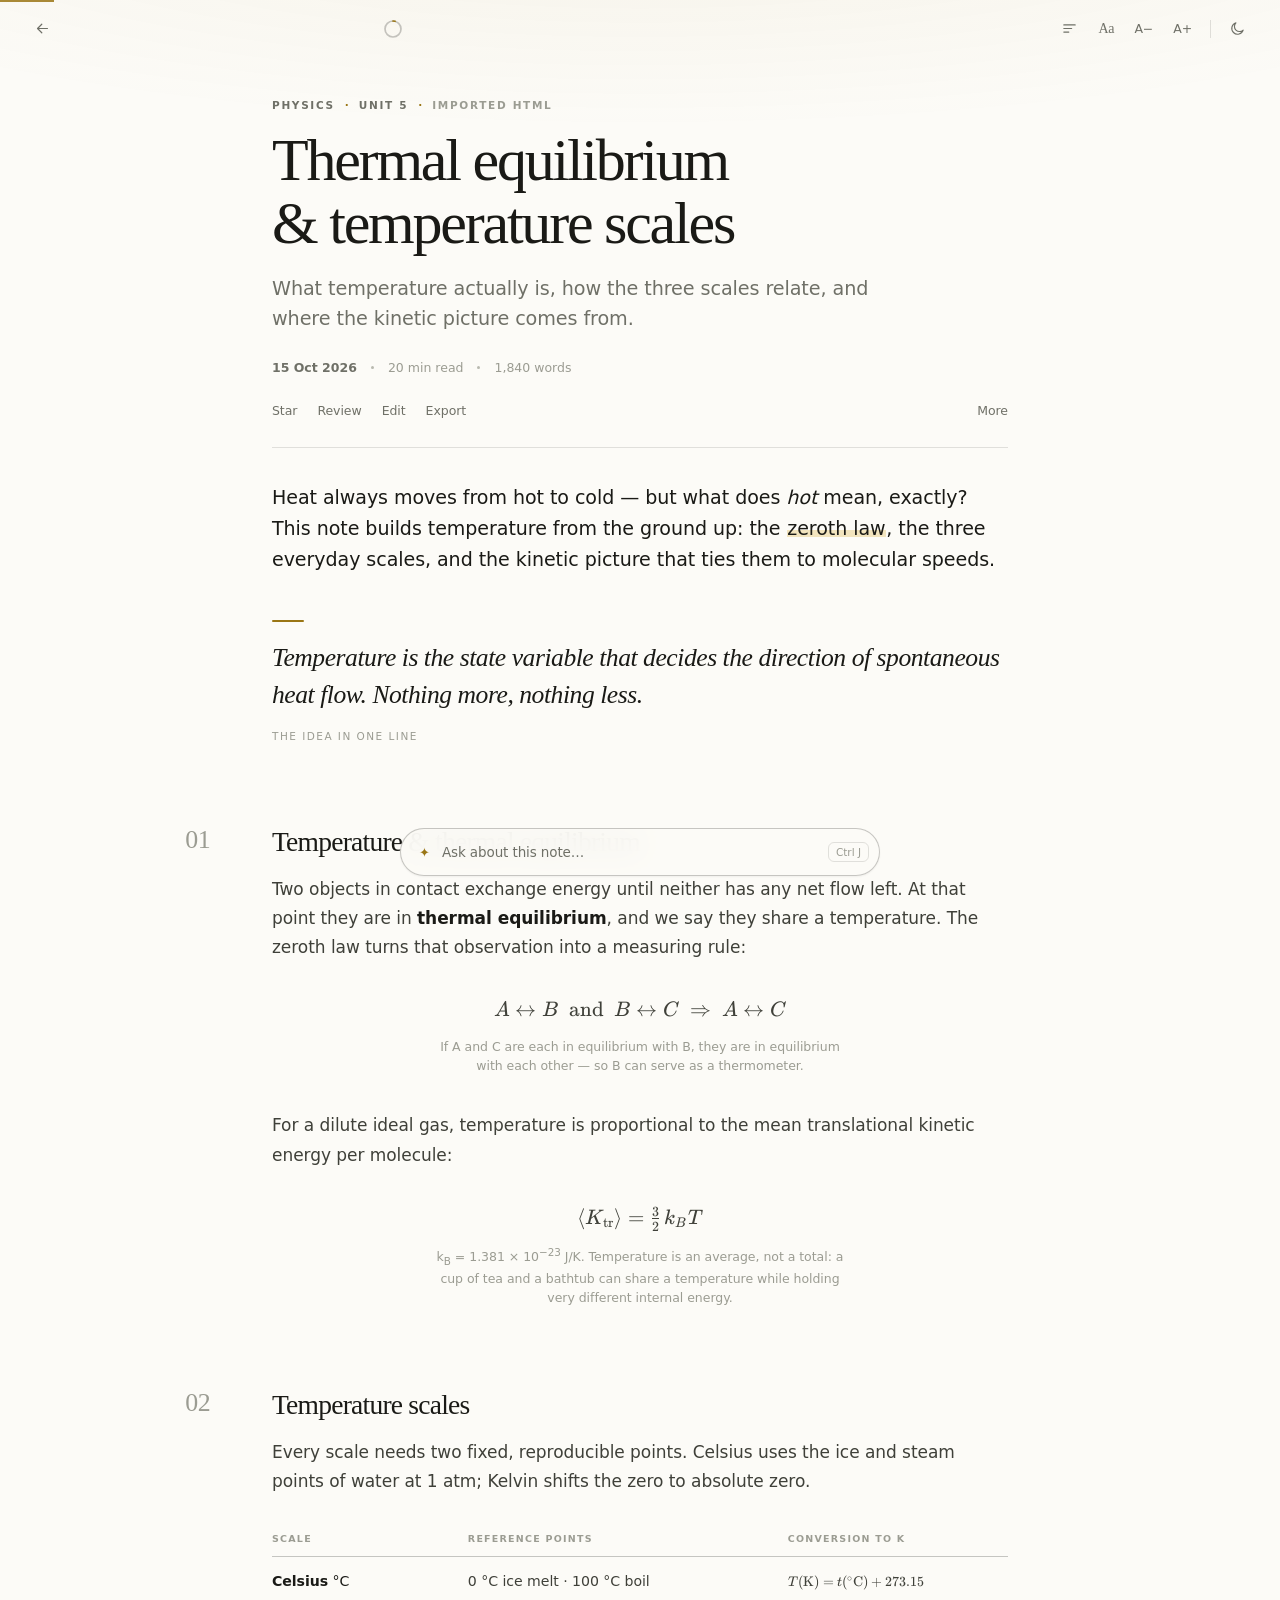
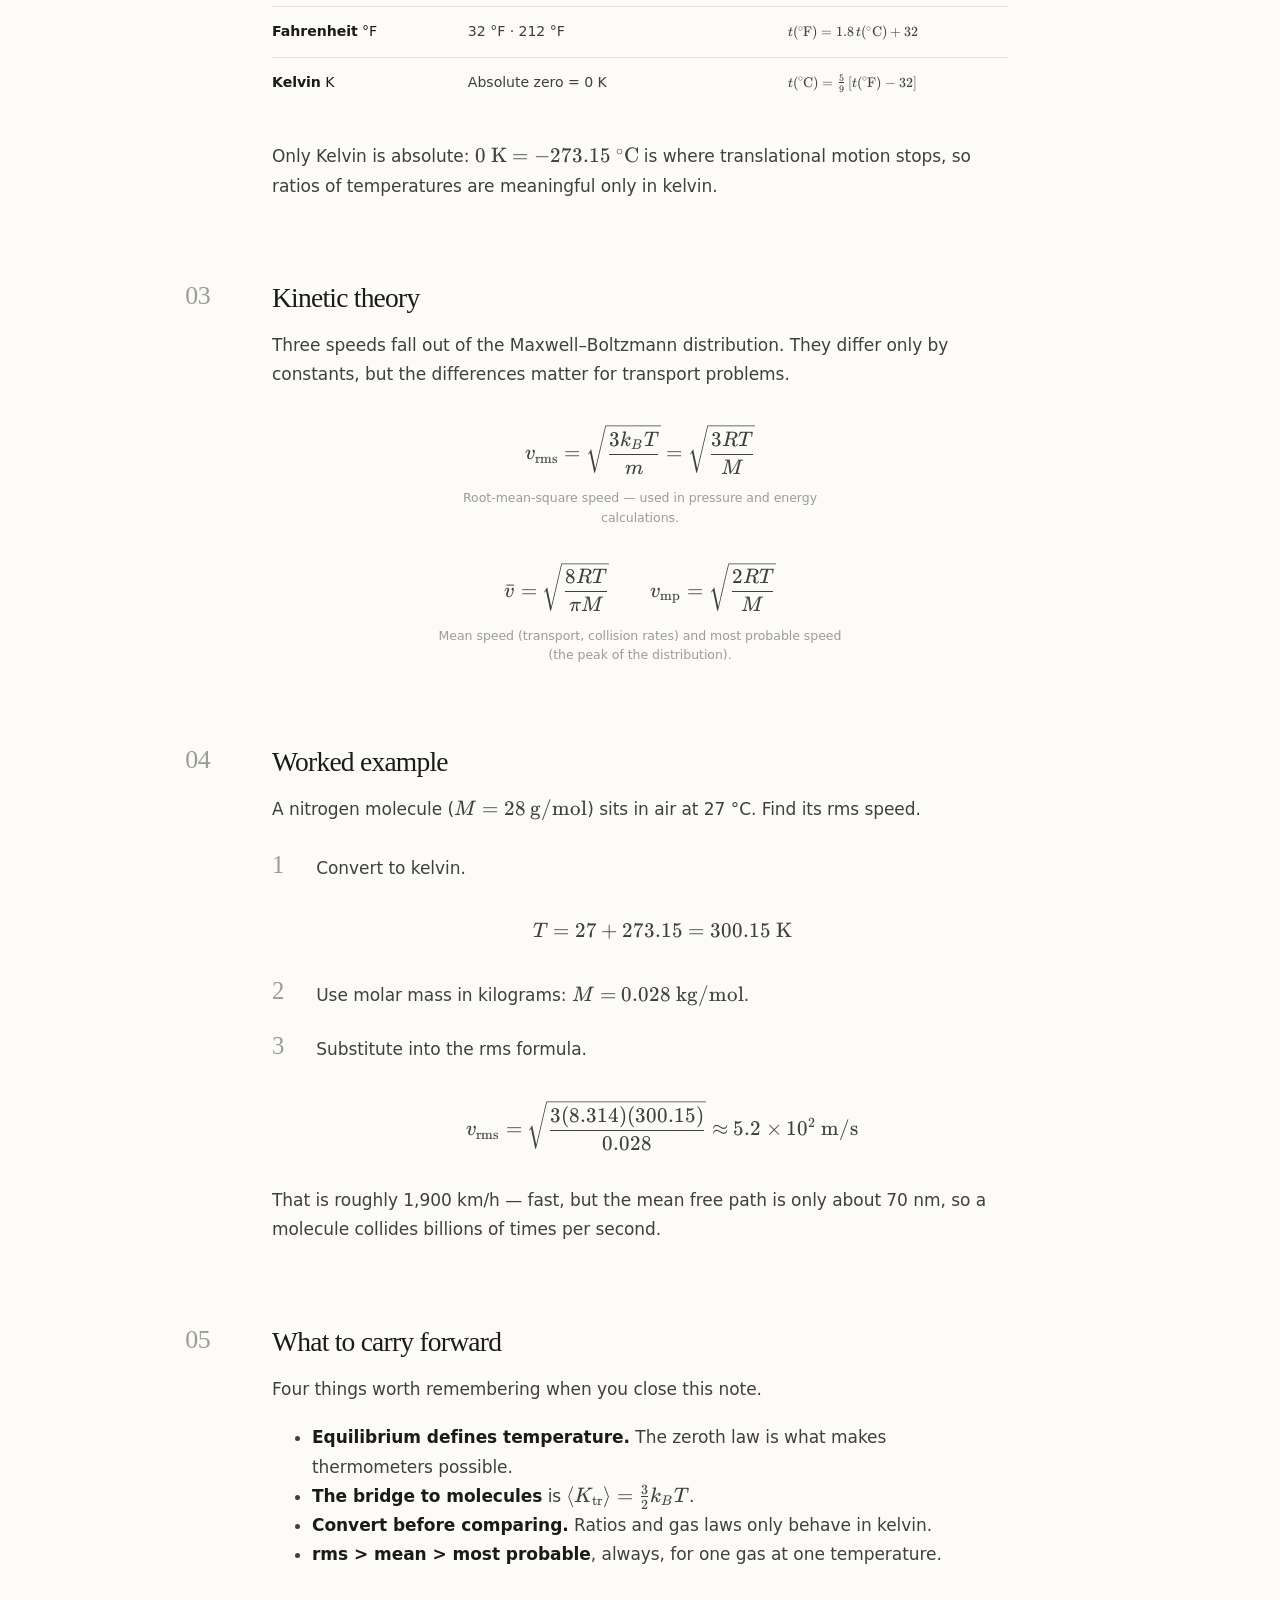
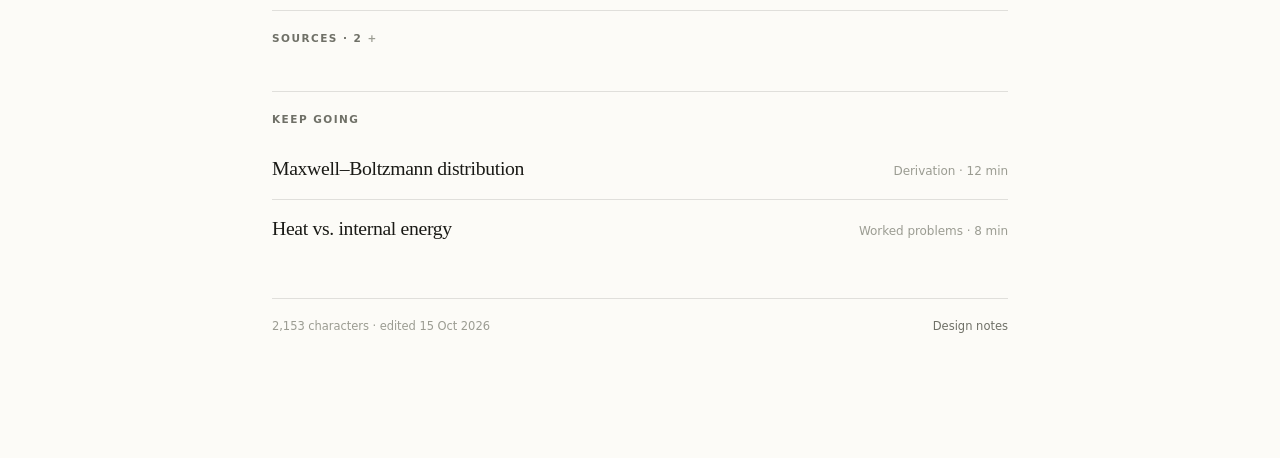
<file: mock/note-reader-a.html>
<!doctype html>
<html lang="en" data-theme="light" data-body="sans">
<head>
<meta charset="utf-8" />
<meta name="viewport" content="width=device-width, initial-scale=1, viewport-fit=cover" />
<title>Reader · Design A — Notez</title>
<link rel="stylesheet" href="../vendor/katex/katex.min.css" />
<style>
  /* =====================================================================
     Design A — editorial minimal
     No card, no rail, no chrome. The page is paper; type does the work;
     one warm accent, used sparingly. The assistant is a command bar.
     ===================================================================== */
  :root {
    --serif: "Iowan Old Style", "Charter", "Palatino Linotype", Palatino, "Book Antiqua", Georgia, ui-serif, serif;
    --sans: ui-sans-serif, -apple-system, "Segoe UI", Inter, system-ui, "Helvetica Neue", Arial, sans-serif;
    --mono: ui-monospace, SFMono-Regular, Menlo, Consolas, monospace;

    --paper: #fcfbf7;
    --ink: #1a1a16;
    --ink-soft: #3f4039;
    --muted: #6f7067;
    --faint: #9b9c92;
    --line: rgba(26, 26, 22, .12);
    --line-strong: rgba(26, 26, 22, .24);
    --hover: rgba(26, 26, 22, .05);
    --accent: #9a7615;
    --hl: rgba(226, 192, 96, .38);
    --shadow: 0 1px 2px rgba(26, 24, 14, .05), 0 18px 40px -28px rgba(26, 24, 14, .45);

    --body-font: var(--sans);
    --read: 17px;
    --lead: 1.72;
    --col: 46rem;

    color-scheme: light;
  }
  html[data-theme="dark"] {
    --paper: #0a0a0b;
    --ink: #eae7df;
    --ink-soft: #cbc8bf;
    --muted: #9b998f;
    --faint: #6d6b64;
    --line: rgba(234, 231, 223, .13);
    --line-strong: rgba(234, 231, 223, .26);
    --hover: rgba(234, 231, 223, .07);
    --accent: #e3c476;
    --hl: rgba(227, 196, 118, .26);
    --shadow: 0 1px 2px rgba(0, 0, 0, .5), 0 24px 50px -30px rgba(0, 0, 0, .95);
    color-scheme: dark;
  }
  html[data-body="serif"] { --body-font: var(--serif); }

  *, *::before, *::after { box-sizing: border-box; }
  html { -webkit-text-size-adjust: 100%; scroll-behavior: smooth; scroll-padding-top: 84px; }
  body {
    margin: 0;
    min-height: 100%;
    background: var(--paper);
    color: var(--ink);
    font-family: var(--sans);
    -webkit-font-smoothing: antialiased;
    text-rendering: optimizeLegibility;
    font-kerning: normal;
    padding-bottom: 120px;
  }
  /* A whisper of warmth at the top of the page; invisible until you look. */
  body::before {
    content: ""; position: fixed; inset: 0 0 auto; height: 46vh; z-index: 0; pointer-events: none;
    background: radial-gradient(120% 90% at 50% -30%, color-mix(in srgb, var(--accent) 7%, transparent), transparent 68%);
  }
  html[data-theme="dark"] body::before { background: radial-gradient(120% 90% at 50% -30%, color-mix(in srgb, var(--accent) 9%, transparent), transparent 66%); }

  ::selection { background: var(--hl); color: var(--ink); }
  a { color: inherit; }
  button { font: inherit; color: inherit; background: none; border: 0; padding: 0; cursor: pointer; }
  :focus-visible { outline: 2px solid var(--accent); outline-offset: 3px; border-radius: 3px; }

  /* ------------------------------------------------------------------ top */
  .progress {
    position: fixed; inset: 0 0 auto; height: 2px; z-index: 90; background: transparent; pointer-events: none;
  }
  .progress i {
    display: block; height: 100%; width: 0;
    background: var(--accent); opacity: .85;
    transition: width .07s linear;
  }

  .minihdr {
    position: fixed; inset: 0 0 auto; z-index: 80;
    display: grid; grid-template-columns: 1fr auto; align-items: center; gap: 12px;
    height: 58px; padding: 0 clamp(14px, 3vw, 26px);
    background: transparent;
    border-bottom: 1px solid transparent;
    transition: background .18s ease, border-color .18s ease, backdrop-filter .18s ease;
  }
  .minihdr.stuck {
    background: color-mix(in srgb, var(--paper) 86%, transparent);
    border-bottom-color: var(--line);
    backdrop-filter: saturate(1.1) blur(14px);
    -webkit-backdrop-filter: saturate(1.1) blur(14px);
  }
  .hdr-left, .hdr-right { display: flex; align-items: center; gap: 4px; min-width: 0; }
  .hdr-right { justify-self: end; }

  .mini {
    display: inline-grid; place-items: center; height: 32px; min-width: 32px; padding: 0 8px;
    border-radius: 8px; color: var(--muted); font-size: 12px; letter-spacing: -.01em;
    transition: color .12s ease, background .12s ease;
  }
  .mini:hover { color: var(--ink); background: var(--hover); }
  .mini svg { width: 17px; height: 17px; }
  .mini.face { font-family: var(--serif); font-size: 14px; }
  .mini.size { font-size: 12.5px; font-family: var(--sans); }
  .mini:disabled { opacity: .28; cursor: default; }

  .hdr-title {
    min-width: 0; margin-left: 6px;
    font-size: 13px; font-weight: 550; letter-spacing: -.01em; color: var(--ink);
    white-space: nowrap; overflow: hidden; text-overflow: ellipsis;
    opacity: 0; transform: translateY(3px);
    transition: opacity .2s ease, transform .2s ease;
  }
  .minihdr.stuck .hdr-title { opacity: 1; transform: none; }
  .minihdr:not(.stuck) .hdr-title { pointer-events: none; }

  .arc { width: 20px; height: 20px; flex: 0 0 20px; margin: 0 8px 0 4px; }
  .arc circle { fill: none; stroke-width: 1.7; }
  .arc .track { stroke: var(--line-strong); }
  .arc .fill { stroke: var(--accent); stroke-linecap: round; transition: stroke-dashoffset .12s linear; }

  .hdr-sep { width: 1px; height: 18px; background: var(--line); margin: 0 6px; }

  /* ---------------------------------------------------------------- page */
  main { position: relative; z-index: 1; }

  .doc {
    width: min(100% - clamp(32px, 8vw, 64px), 46rem);
    margin: 0 auto;
    padding-top: clamp(64px, 11vh, 118px);
  }

  .kicker {
    display: flex; align-items: center; gap: 10px;
    font-size: 10.5px; font-weight: 620; letter-spacing: .16em; text-transform: uppercase;
    color: var(--muted);
  }
  .kicker .pi { color: var(--accent); letter-spacing: 0; }

  h1 {
    margin: 18px 0 0;
    font-family: var(--serif);
    font-weight: 500;
    font-size: clamp(2.15rem, 5.4vw, 3.75rem);
    line-height: 1.045;
    letter-spacing: -.037em;
    color: var(--ink);
    text-wrap: balance;
    font-feature-settings: "kern" 1, "liga" 1;
  }

  .dek {
    margin: 20px 0 0; max-width: 34em;
    font-size: clamp(1.02rem, 1.5vw, 1.2rem); line-height: 1.55;
    color: var(--muted); letter-spacing: -.005em;
  }

  .meta {
    display: flex; flex-wrap: wrap; align-items: center; gap: 6px 14px;
    margin-top: 26px; font-size: 12.5px; color: var(--faint);
  }
  .meta .sep { width: 3px; height: 3px; border-radius: 50%; background: currentColor; opacity: .7; }
  .meta b { color: var(--muted); font-weight: 550; }

  .tools {
    display: flex; flex-wrap: wrap; align-items: center; gap: 20px;
    margin-top: 26px; padding-bottom: 26px; border-bottom: 1px solid var(--line);
    font-size: 12.5px;
  }
  .tools button {
    padding: 2px 0; color: var(--muted); letter-spacing: -.005em;
    border-bottom: 1px solid transparent;
    transition: color .12s ease, border-color .12s ease;
  }
  .tools button:hover { color: var(--ink); border-bottom-color: currentColor; }
  .tools button[aria-pressed="true"] { color: var(--ink); }
  .tools button[aria-pressed="true"]::before { content: "\2605 "; color: var(--accent); }
  .tools .grow { flex: 1; }

  /* ------------------------------------------------------------- article */
  .prose {
    margin-top: 34px;
    font-family: var(--body-font);
    font-size: var(--read);
    line-height: var(--lead);
    color: var(--ink-soft);
    letter-spacing: -.003em;
  }
  .prose p { margin: 0 0 1.15em; }
  .prose strong { color: var(--ink); font-weight: 620; }
  .prose em { font-style: italic; }
  .prose a {
    color: var(--ink); text-decoration: none;
    border-bottom: 1px solid var(--line-strong);
    transition: border-color .12s ease;
  }
  .prose a:hover { border-bottom-color: var(--accent); }

  .prose .lead {
    font-size: 1.12em; line-height: 1.62; color: var(--ink);
    margin-bottom: 1.35em;
  }
  /* One highlighter stroke per screen. */
  .hl {
    background-image: linear-gradient(transparent 60%, var(--hl) 60%, var(--hl) 92%, transparent 92%);
    box-decoration-break: clone; -webkit-box-decoration-break: clone;
    padding: 0 .04em;
  }

  .sect { position: relative; }
  .sect h2 {
    position: relative;
    margin: 2.9em 0 .62em;
    font-family: var(--serif);
    font-weight: 500;
    font-size: 1.62em;
    line-height: 1.2;
    letter-spacing: -.028em;
    color: var(--ink);
    scroll-margin-top: 88px;
    text-wrap: balance;
  }
  .sect h2 .no {
    position: absolute; left: -3.35em; top: .1em;
    font-size: .94em; font-weight: 400; letter-spacing: -.02em; line-height: 1;
    color: var(--faint);
    font-variant-numeric: oldstyle-nums tabular-nums;
    transition: color .3s ease;
  }
  .sect.seen h2 .no { color: var(--accent); }
  .sect h3 {
    margin: 2em 0 .5em; font-family: var(--sans); font-size: .92em; font-weight: 650;
    letter-spacing: .01em; color: var(--ink);
  }
  .sect > p:first-of-type { margin-top: 0; }

  /* pull quote — replaces the boxed callout */
  .pull { margin: 2.7em 0; }
  .pull::before {
    content: ""; display: block; width: 32px; height: 2px; background: var(--accent);
    margin-bottom: 18px; border-radius: 2px;
  }
  .pull p {
    margin: 0; font-family: var(--serif); font-style: italic; font-weight: 400;
    font-size: clamp(1.28rem, 2.5vw, 1.6rem); line-height: 1.42; letter-spacing: -.018em;
    color: var(--ink); text-wrap: pretty;
  }
  .pull .attr {
    display: block; margin-top: 14px;
    font-family: var(--sans); font-style: normal; font-size: 10.5px; letter-spacing: .14em;
    text-transform: uppercase; color: var(--faint);
  }

  /* display math: no box, generous air, quiet caption */
  .formula { margin: 2.1em 0; text-align: center; }
  .formula .katex-display { margin: 0; }
  .formula .cap {
    margin: 13px auto 0; max-width: 34em;
    font-family: var(--sans); font-size: 12.5px; line-height: 1.55; color: var(--faint);
    letter-spacing: -.003em;
  }

  /* stepped working, numerals hanging in the margin */
  .steps { counter-reset: step; list-style: none; margin: 1.8em 0; padding: 0; }
  .steps > li { counter-increment: step; position: relative; padding-left: 2.6em; margin: 0 0 1.5em; }
  .steps > li::before {
    content: counter(step); position: absolute; left: 0; top: -.06em;
    font-family: var(--serif); font-size: 1.45em; line-height: 1; color: var(--faint);
    font-variant-numeric: tabular-nums;
  }
  .steps > li:last-child { margin-bottom: 0; }

  /* tables: rules only, no container */
  .tbl-wrap { margin: 2.1em 0; overflow-x: auto; -webkit-overflow-scrolling: touch; }
  .tbl {
    width: 100%; min-width: 30rem; border-collapse: collapse;
    font-family: var(--sans); font-size: .83em; line-height: 1.5;
  }
  .tbl th {
    padding: 0 16px 10px 0; text-align: left; vertical-align: bottom;
    font-size: 9.5px; font-weight: 650; letter-spacing: .13em; text-transform: uppercase;
    color: var(--faint); border-bottom: 1px solid var(--line-strong); white-space: nowrap;
  }
  .tbl td { padding: 14px 16px 14px 0; vertical-align: top; border-bottom: 1px solid var(--line); color: var(--ink-soft); }
  .tbl th:last-child, .tbl td:last-child { padding-right: 0; }
  .tbl tbody tr:last-child td { border-bottom: 0; }
  .tbl td:first-child { color: var(--ink); }
  .tbl .katex { font-size: 1.02em; }

  /* closing matter */
  .sources {
    margin-top: 3.2em; padding-top: 18px; border-top: 1px solid var(--line);
    font-family: var(--sans); font-size: 12.5px;
  }
  .sources summary {
    cursor: pointer; list-style: none; color: var(--muted);
    font-size: 10.5px; font-weight: 620; letter-spacing: .14em; text-transform: uppercase;
  }
  .sources summary::-webkit-details-marker { display: none; }
  .sources summary::after { content: " +"; color: var(--faint); }
  .sources[open] summary::after { content: " −"; }
  .sources ol { margin: 16px 0 0; padding-left: 20px; color: var(--ink-soft); line-height: 1.7; }
  .sources li { margin-bottom: 4px; }
  .sources a { text-decoration: none; border-bottom: 1px solid var(--line-strong); }
  .sources a:hover { border-bottom-color: var(--accent); }

  .next { margin-top: 2.6em; padding-top: 18px; border-top: 1px solid var(--line); }
  .next .eyebrow {
    margin: 0 0 12px; font-size: 10.5px; font-weight: 620; letter-spacing: .14em;
    text-transform: uppercase; color: var(--muted);
  }
  .next a {
    display: flex; align-items: baseline; justify-content: space-between; gap: 18px;
    padding: 12px 0; text-decoration: none; color: var(--ink);
    border-bottom: 1px solid transparent; transition: border-color .12s ease;
  }
  .next a + a { border-top: 1px solid var(--line); }
  .next a:hover { border-bottom-color: var(--line-strong); }
  .next .t { font-family: var(--serif); font-size: 1.16em; letter-spacing: -.017em; }
  .next small { color: var(--faint); font-size: 12px; white-space: nowrap; }

  .colophon {
    display: flex; flex-wrap: wrap; align-items: center; justify-content: space-between; gap: 10px;
    margin: 3.4em 0 0; padding-top: 18px; border-top: 1px solid var(--line);
    font-size: 11.5px; color: var(--faint);
  }
  .colophon .linky { color: var(--muted); border-bottom: 1px solid transparent; }
  .colophon .linky:hover { color: var(--ink); border-bottom-color: var(--line-strong); }

  /* ------------------------------------------------------------- ask bar */
  .askbar {
    position: fixed; left: 50%; bottom: 24px; z-index: 70;
    display: flex; align-items: center; gap: 12px;
    height: 48px; padding: 0 10px 0 18px; width: min(30rem, calc(100vw - 32px));
    border: 1px solid var(--line-strong); border-radius: 999px;
    background: color-mix(in srgb, var(--paper) 92%, transparent);
    backdrop-filter: blur(14px) saturate(1.1);
    -webkit-backdrop-filter: blur(14px) saturate(1.1);
    box-shadow: var(--shadow);
    color: var(--muted); text-align: left;
    transform: translateX(-50%);
    transition: border-color .16s ease, transform .16s ease, box-shadow .16s ease, opacity .16s ease;
  }
  .askbar:hover { border-color: var(--accent); transform: translateX(-50%) translateY(-1px); }
  .askbar .spark { color: var(--accent); font-size: 13px; }
  .askbar .ph { flex: 1; font-size: 13.5px; letter-spacing: -.008em; }
  .askbar kbd {
    font-family: var(--sans); font-size: 10.5px; color: var(--faint);
    border: 1px solid var(--line); border-radius: 6px; padding: 3px 7px;
  }
  body.sheet-open .askbar { opacity: 0; pointer-events: none; transform: translateX(-50%) translateY(8px); }

  /* --------------------------------------------------------------- sheet */
  .scrim {
    position: fixed; inset: 0; z-index: 88;
    background: rgba(28, 26, 18, .18);
    opacity: 0; visibility: hidden; transition: opacity .18s ease, visibility .18s ease;
  }
  html[data-theme="dark"] .scrim { background: rgba(0, 0, 0, .55); }
  .scrim.on { opacity: 1; visibility: visible; }

  .sheet {
    position: fixed; left: 50%; bottom: 24px; z-index: 89;
    display: flex; flex-direction: column;
    width: min(44rem, calc(100vw - 28px)); max-height: min(72vh, 40rem);
    border: 1px solid var(--line-strong); border-radius: 18px;
    background: var(--paper); box-shadow: var(--shadow);
    opacity: 0; visibility: hidden;
    transform: translateX(-50%) translateY(12px) scale(.995);
    transition: opacity .18s ease, transform .18s ease, visibility .18s ease;
    overflow: hidden;
    overscroll-behavior: contain;
  }
  .sheet.open { opacity: 1; visibility: visible; transform: translateX(-50%) translateY(0) scale(1); }
  .sheet.narrow { width: min(26rem, calc(100vw - 28px)); }

  .sheet-hd {
    display: flex; align-items: center; gap: 10px;
    padding: 14px 14px 13px 18px; border-bottom: 1px solid var(--line);
  }
  .sheet-hd .m {
    width: 22px; height: 22px; flex: 0 0 22px; display: grid; place-items: center;
    border-radius: 50%; background: var(--accent); color: var(--paper); font-size: 11px;
  }
  html[data-theme="dark"] .sheet-hd .m { color: #12130d; }
  .sheet-hd b { display: block; font-size: 13px; font-weight: 600; letter-spacing: -.01em; }
  .sheet-hd small { display: block; font-size: 11px; color: var(--faint); }
  .sheet-hd .grow { flex: 1; }
  .sheet-hd .esc { font-size: 10.5px; color: var(--faint); border: 1px solid var(--line); border-radius: 6px; padding: 3px 7px; }
  .sheet-hd .esc:hover { color: var(--ink); border-color: var(--line-strong); }

  .thread { flex: 1 1 auto; min-height: 0; overflow: auto; padding: 22px 22px 4px; scrollbar-width: thin; }
  .msg { margin-bottom: 24px; }
  .msg .who {
    display: block; margin-bottom: 7px;
    font-size: 9.5px; font-weight: 650; letter-spacing: .15em; text-transform: uppercase; color: var(--faint);
  }
  .msg.me p { margin: 0; padding-left: 14px; border-left: 2px solid var(--line-strong); color: var(--ink); font-size: 14.5px; line-height: 1.6; }
  .msg.ai .prose { margin: 0; font-size: 14.5px; line-height: 1.7; }
  .msg.ai .prose p { margin: 0 0 .8em; }
  .msg.ai .prose ul { margin: 0 0 .9em; padding-left: 18px; }
  .msg.ai .prose li { margin-bottom: .35em; }
  .msg.ai .formula { margin: 1em 0; text-align: left; }
  .msg.ai .cite { display: block; margin-top: 10px; font-size: 11.5px; color: var(--faint); }

  .chips {
    display: flex; flex-wrap: wrap; align-items: center; gap: 4px 10px;
    padding: 10px 22px 2px; font-size: 12px; color: var(--muted);
  }
  .chips button { color: var(--muted); border-bottom: 1px solid transparent; padding: 3px 0; }
  .chips button:hover { color: var(--ink); border-bottom-color: var(--accent); }
  .chips .dot { color: var(--faint); opacity: .7; }

  .composer { display: flex; align-items: center; gap: 10px; padding: 12px 14px 14px 22px; }
  .composer input {
    flex: 1; min-width: 0; height: 40px; border: 0; outline: 0; background: transparent;
    font: 14.5px/1.5 var(--sans); color: var(--ink); letter-spacing: -.006em;
    border-bottom: 1px solid var(--line-strong);
    transition: border-color .14s ease;
  }
  .composer input:focus { border-bottom-color: var(--accent); }
  .composer input::placeholder { color: var(--faint); }
  .composer .send {
    width: 34px; height: 34px; flex: 0 0 34px; border-radius: 50%;
    display: grid; place-items: center; background: var(--ink); color: var(--paper);
    transition: opacity .14s ease, transform .14s ease;
  }
  .composer .send:hover { transform: translateY(-1px); }
  html[data-theme="dark"] .composer .send { background: var(--accent); color: #10110c; }
  .composer .send svg { width: 16px; height: 16px; }
  .composer .send:disabled { opacity: .3; transform: none; }

  /* contents list */
  .toc { flex: 1 1 auto; min-height: 0; padding: 10px 8px 12px; overflow: auto; }
  .toc a {
    display: flex; align-items: baseline; gap: 12px;
    padding: 10px 12px; border-radius: 9px; text-decoration: none;
    color: var(--muted); font-size: 13.5px; letter-spacing: -.008em;
    transition: background .12s ease, color .12s ease;
  }
  .toc a:hover { background: var(--hover); color: var(--ink); }
  .toc a .n { font-family: var(--serif); font-size: 11.5px; color: var(--faint); min-width: 18px; }
  .toc a.on { color: var(--ink); font-weight: 550; }
  .toc a.on .n { color: var(--accent); }

  /* design notes */
  .notes { flex: 1 1 auto; min-height: 0; padding: 20px 22px 24px; overflow: auto; font-size: 13px; line-height: 1.65; color: var(--muted); }
  .notes h4 { margin: 20px 0 6px; font-size: 10px; letter-spacing: .15em; text-transform: uppercase; color: var(--faint); }
  .notes h4:first-child { margin-top: 0; }
  .notes ul { margin: 0; padding-left: 17px; }
  .notes li { margin-bottom: 7px; }
  .notes b { color: var(--ink); font-weight: 600; }

  /* ---------------------------------------------------- selection toolbar */
  .selbar {
    position: fixed; z-index: 92; display: flex; align-items: center; gap: 2px;
    padding: 4px; border-radius: 10px; border: 1px solid var(--line-strong);
    background: var(--paper); box-shadow: var(--shadow);
    opacity: 0; visibility: hidden; transform: translate(-50%, -100%) translateY(-6px);
    transition: opacity .12s ease, transform .12s ease, visibility .12s ease;
  }
  .selbar.on { opacity: 1; visibility: visible; transform: translate(-50%, -100%) translateY(-10px); }
  .selbar button { padding: 6px 9px; border-radius: 6px; font-size: 11.5px; color: var(--ink-soft); }
  .selbar button:hover { background: var(--hover); color: var(--ink); }
  .selbar .split { width: 1px; height: 15px; background: var(--line); margin: 0 3px; }

  .toast {
    position: fixed; left: 50%; bottom: 92px; z-index: 95;
    padding: 10px 16px; border-radius: 10px; border: 1px solid var(--line-strong);
    background: var(--paper); color: var(--ink); font-size: 12.5px; box-shadow: var(--shadow);
    opacity: 0; visibility: hidden; transform: translate(-50%, 8px);
    transition: opacity .16s ease, transform .16s ease, visibility .16s ease;
    max-width: min(90vw, 30rem); text-align: center;
  }
  .toast.on { opacity: 1; visibility: visible; transform: translate(-50%, 0); }

  /* ------------------------------------------------------------ responsive */
  @media (max-width: 940px) {
    .sect h2 .no {
      position: static; display: block; margin-bottom: 9px;
      font-family: var(--sans); font-size: 10.5px; font-weight: 650; line-height: 1.2;
      letter-spacing: .16em; color: var(--accent);
    }
    .sect h2 { margin-top: 2.4em; }
  }
  @media (max-width: 640px) {
    body { padding-bottom: 104px; }
    .doc { padding-top: 54px; }
    .tools { gap: 16px; }
    .askbar { left: 12px; right: 12px; width: auto; transform: none; bottom: max(14px, env(safe-area-inset-bottom)); }
    .askbar:hover { transform: translateY(-1px); }
    body.sheet-open .askbar { transform: translateY(8px); }
    .sheet {
      left: 0; right: 0; bottom: 0; width: 100%; max-height: 88vh;
      border-radius: 18px 18px 0 0; border-bottom: 0;
      transform: translateY(14px);
    }
    .sheet.open { transform: none; }
    .sheet.narrow { width: 100%; }
    .msg.me p { font-size: 14px; }
    .next a { flex-direction: column; gap: 4px; }
    .next small { white-space: normal; }
  }
  @media (prefers-reduced-motion: reduce) {
    html { scroll-behavior: auto; }
    * { transition: none !important; animation: none !important; }
  }
</style>
</head>
<body>

<div class="progress" aria-hidden="true"><i id="progress"></i></div>

<header class="minihdr" id="minihdr">
  <div class="hdr-left">
    <button class="mini" id="back" aria-label="Back to Physics" title="Back to Physics">
      <svg viewBox="0 0 24 24" fill="none" stroke="currentColor" stroke-width="1.7" stroke-linecap="round" stroke-linejoin="round"><path d="M19 12H5m0 0 6-6m-6 6 6 6"/></svg>
    </button>
    <span class="hdr-title" id="hdrTitle">Thermal equilibrium &amp; temperature scales</span>
    <svg class="arc" viewBox="0 0 20 20" aria-hidden="true">
      <circle class="track" cx="10" cy="10" r="8"/>
      <circle class="fill" id="arcFill" cx="10" cy="10" r="8" stroke-dasharray="50.27" stroke-dashoffset="50.27" transform="rotate(-90 10 10)"/>
    </svg>
  </div>
  <div class="hdr-right">
    <button class="mini" id="contentsBtn" title="Contents" aria-label="Contents">
      <svg viewBox="0 0 24 24" fill="none" stroke="currentColor" stroke-width="1.7" stroke-linecap="round"><path d="M4 7h16M4 12h11M4 17h7"/></svg>
    </button>
    <button class="mini face" id="faceBtn" title="Serif / sans body" aria-label="Switch body typeface">Aa</button>
    <button class="mini size" id="sizeDown" title="Smaller text" aria-label="Smaller text">A−</button>
    <button class="mini size" id="sizeUp" title="Larger text" aria-label="Larger text">A+</button>
    <span class="hdr-sep" aria-hidden="true"></span>
    <button class="mini" id="themeBtn" title="Toggle light and dark" aria-label="Toggle theme">
      <svg viewBox="0 0 24 24" fill="none" stroke="currentColor" stroke-width="1.6" stroke-linecap="round" stroke-linejoin="round"><path d="M20 14.2A8.2 8.2 0 1 1 9.8 4a6.6 6.6 0 0 0 10.2 10.2Z"/></svg>
    </button>
  </div>
</header>

<main>
  <article class="doc">
    <header>
      <div class="kicker"><span>Physics</span><span class="pi">·</span><span>Unit 5</span><span class="pi">·</span><span style="color:var(--faint)">Imported HTML</span></div>
      <h1>Thermal equilibrium &amp; temperature scales</h1>
      <p class="dek">What temperature actually is, how the three scales relate, and where the kinetic picture comes from.</p>
      <div class="meta">
        <span><b>15 Oct 2026</b></span><span class="sep"></span>
        <span>20 min read</span><span class="sep"></span>
        <span>1,840 words</span>
      </div>
      <div class="tools">
        <button id="starBtn" aria-pressed="false">Star</button>
        <button id="reviewBtn">Review</button>
        <button id="editBtn">Edit</button>
        <button id="exportBtn">Export</button>
        <span class="grow"></span>
        <button id="moreBtn" title="More actions">More</button>
      </div>
    </header>

    <div class="prose">
      <p class="lead">Heat always moves from hot to cold — but what does <em>hot</em> mean, exactly? This note builds temperature from the ground up: the <span class="hl">zeroth law</span>, the three everyday scales, and the kinetic picture that ties them to molecular speeds.</p>

      <blockquote class="pull">
        <p>Temperature is the state variable that decides the direction of spontaneous heat flow. Nothing more, nothing less.</p>
        <span class="attr">The idea in one line</span>
      </blockquote>

      <section class="sect" id="s-equilibrium">
        <h2><span class="no">01</span>Temperature &amp; thermal equilibrium</h2>
        <p>Two objects in contact exchange energy until neither has any net flow left. At that point they are in <strong>thermal equilibrium</strong>, and we say they share a temperature. The zeroth law turns that observation into a measuring rule:</p>

        <div class="formula">
          <span data-tex="A \leftrightarrow B \ \text{ and }\ B \leftrightarrow C \ \Rightarrow\ A \leftrightarrow C" data-display="1"></span>
          <p class="cap">If A and C are each in equilibrium with B, they are in equilibrium with each other — so B can serve as a thermometer.</p>
        </div>

        <p>For a dilute ideal gas, temperature is proportional to the mean translational kinetic energy per molecule:</p>

        <div class="formula">
          <span data-tex="\langle K_{\text{tr}}\rangle = \tfrac{3}{2}\,k_B T" data-display="1"></span>
          <p class="cap">k<sub>B</sub> = 1.381 × 10<sup>−23</sup> J/K. Temperature is an average, not a total: a cup of tea and a bathtub can share a temperature while holding very different internal energy.</p>
        </div>
      </section>

      <section class="sect" id="s-scales">
        <h2><span class="no">02</span>Temperature scales</h2>
        <p>Every scale needs two fixed, reproducible points. Celsius uses the ice and steam points of water at 1 atm; Kelvin shifts the zero to absolute zero.</p>

        <div class="tbl-wrap">
          <table class="tbl">
            <thead>
              <tr><th>Scale</th><th>Reference points</th><th>Conversion to K</th></tr>
            </thead>
            <tbody>
              <tr><td><strong>Celsius</strong> °C</td><td>0 °C ice melt · 100 °C boil</td><td><span data-tex="T(\mathrm{K}) = t(^{\circ}\mathrm{C}) + 273.15"></span></td></tr>
              <tr><td><strong>Fahrenheit</strong> °F</td><td>32 °F · 212 °F</td><td><span data-tex="t(^{\circ}\mathrm{F}) = 1.8\,t(^{\circ}\mathrm{C}) + 32"></span></td></tr>
              <tr><td><strong>Kelvin</strong> K</td><td>Absolute zero = 0 K</td><td><span data-tex="t(^{\circ}\mathrm{C}) = \tfrac{5}{9}\left[t(^{\circ}\mathrm{F}) - 32\right]"></span></td></tr>
            </tbody>
          </table>
        </div>

        <p>Only Kelvin is absolute: <span data-tex="0\ \mathrm{K} = -273.15\ ^{\circ}\mathrm{C}"></span> is where translational motion stops, so ratios of temperatures are meaningful only in kelvin.</p>
      </section>

      <section class="sect" id="s-kinetic">
        <h2><span class="no">03</span>Kinetic theory</h2>
        <p>Three speeds fall out of the Maxwell–Boltzmann distribution. They differ only by constants, but the differences matter for transport problems.</p>

        <div class="formula">
          <span data-tex="v_{\text{rms}} = \sqrt{\frac{3k_BT}{m}} = \sqrt{\frac{3RT}{M}}" data-display="1"></span>
          <p class="cap">Root-mean-square speed — used in pressure and energy calculations.</p>
        </div>

        <div class="formula">
          <span data-tex="\bar v = \sqrt{\frac{8RT}{\pi M}} \qquad v_{\text{mp}} = \sqrt{\frac{2RT}{M}}" data-display="1"></span>
          <p class="cap">Mean speed (transport, collision rates) and most probable speed (the peak of the distribution).</p>
        </div>
      </section>

      <section class="sect" id="s-example">
        <h2><span class="no">04</span>Worked example</h2>
        <p>A nitrogen molecule (<span data-tex="M = 28\ \mathrm{g/mol}"></span>) sits in air at 27 °C. Find its rms speed.</p>

        <ol class="steps">
          <li>Convert to kelvin.
            <div class="formula"><span data-tex="T = 27 + 273.15 = 300.15\ \mathrm{K}" data-display="1"></span></div>
          </li>
          <li>Use molar mass in kilograms: <span data-tex="M = 0.028\ \mathrm{kg/mol}"></span>.</li>
          <li>Substitute into the rms formula.
            <div class="formula"><span data-tex="v_{\text{rms}} = \sqrt{\frac{3(8.314)(300.15)}{0.028}} \approx 5.2 \times 10^{2}\ \mathrm{m/s}" data-display="1"></span></div>
          </li>
        </ol>
        <p>That is roughly 1,900 km/h — fast, but the mean free path is only about 70 nm, so a molecule collides billions of times per second.</p>
      </section>

      <section class="sect" id="s-takeaways">
        <h2><span class="no">05</span>What to carry forward</h2>
        <p>Four things worth remembering when you close this note.</p>
        <ul>
          <li><strong>Equilibrium defines temperature.</strong> The zeroth law is what makes thermometers possible.</li>
          <li><strong>The bridge to molecules</strong> is <span data-tex="\langle K_{\text{tr}}\rangle = \tfrac{3}{2}k_BT"></span>.</li>
          <li><strong>Convert before comparing.</strong> Ratios and gas laws only behave in kelvin.</li>
          <li><strong>rms &gt; mean &gt; most probable</strong>, always, for one gas at one temperature.</li>
        </ul>
      </section>

      <details class="sources">
        <summary>Sources · 2</summary>
        <ol>
          <li>Physics · Unit 5 — <a href="#">this note</a></li>
          <li><a href="#">Thermodynamics lecture 04</a> — transcript, 12 Oct 2026</li>
        </ol>
      </details>

      <nav class="next" aria-label="Continue studying">
        <p class="eyebrow">Keep going</p>
        <a href="#"><span class="t">Maxwell–Boltzmann distribution</span><small>Derivation · 12 min</small></a>
        <a href="#"><span class="t">Heat vs. internal energy</span><small>Worked problems · 8 min</small></a>
      </nav>

      <footer class="colophon">
        <span>2,153 characters · edited 15 Oct 2026</span>
        <span><button class="linky" id="designBtn">Design notes</button></span>
      </footer>
    </div>
  </article>
</main>

<button class="askbar" id="askbar" aria-haspopup="dialog" aria-controls="sheetAI">
  <span class="spark" aria-hidden="true">✦</span>
  <span class="ph">Ask about this note…</span>
  <kbd>⌘J</kbd>
</button>

<div class="scrim" id="scrim"></div>

<!-- assistant -->
<section class="sheet" id="sheetAI" role="dialog" aria-modal="true" aria-label="NotezAi">
  <header class="sheet-hd">
    <span class="m" aria-hidden="true">✦</span>
    <div><b>NotezAi</b><small>This note · Physics</small></div>
    <span class="grow"></span>
    <button class="esc" data-close>Esc</button>
  </header>
  <div class="thread" id="thread">
    <div class="msg me"><span class="who">You</span><p>Why do the gas laws need kelvin?</p></div>
    <div class="msg ai">
      <span class="who">NotezAi</span>
      <div class="prose">
        <p>Because they are <strong>proportional</strong> statements. <span data-tex="V \propto T"></span> only holds when <span data-tex="T"></span> is measured from absolute zero — at 0 °C a gas still has motion, so Celsius would make the ratio collapse at an arbitrary point.</p>
        <div class="formula"><span data-tex="\frac{V_1}{T_1} = \frac{V_2}{T_2}, \qquad T \text{ in kelvin}" data-display="1"></span></div>
        <p>Kelvin also keeps the kinetic law honest: <span data-tex="\langle K_{\text{tr}}\rangle = \tfrac{3}{2}k_BT"></span> has to reach zero when the motion does.</p>
        <span class="cite">From “Thermal equilibrium &amp; temperature scales”</span>
      </div>
    </div>
  </div>
  <div class="chips">
    <button data-chip="Summarize">Summarize</button><span class="dot">·</span>
    <button data-chip="Key points">Key points</button><span class="dot">·</span>
    <button data-chip="Make MCQs">MCQs</button><span class="dot">·</span>
    <button data-chip="Flashcards">Flashcards</button><span class="dot">·</span>
    <button data-chip="Explain simply">Explain simply</button>
  </div>
  <form class="composer" id="composer">
    <input id="askInput" type="text" placeholder="Ask anything, or type /" autocomplete="off" aria-label="Ask NotezAi about this note" />
    <button class="send" id="sendBtn" type="submit" aria-label="Send">
      <svg viewBox="0 0 24 24" fill="none" stroke="currentColor" stroke-width="2" stroke-linecap="round" stroke-linejoin="round"><path d="M12 19V6m0 0-5.5 5.5M12 6l5.5 5.5"/></svg>
    </button>
  </form>
</section>

<!-- contents -->
<section class="sheet narrow" id="sheetContents" role="dialog" aria-modal="true" aria-label="Contents">
  <header class="sheet-hd">
    <div><b>Contents</b><small>5 sections · 20 min</small></div>
    <span class="grow"></span>
    <button class="esc" data-close>Esc</button>
  </header>
  <nav class="toc" id="toc"></nav>
</section>

<!-- design notes -->
<section class="sheet narrow" id="sheetDesign" role="dialog" aria-modal="true" aria-label="Design notes">
  <header class="sheet-hd">
    <div><b>Design notes</b><small>Design A · editorial minimal</small></div>
    <span class="grow"></span>
    <button class="esc" data-close>Esc</button>
  </header>
  <div class="notes">
    <h4>Less chrome, more page</h4>
    <ul>
      <li><b>No card.</b> The note is the page — no border, radius or shadow wrapping the text; a hairline is the only structure.</li>
      <li><b>No permanent side panel.</b> Sidebars were competing with the writing, so navigation happens on demand (Contents) and the assistant lives in a bar you summon.</li>
    </ul>
    <h4>Type as the interface</h4>
    <ul>
      <li><b>Display serif title</b> at −3.7% tracking, sans body at 17px/1.72, 46rem column.</li>
      <li><b>Section numbers hang in the margin</b> and turn gold once you have read past them — progress without a progress bar.</li>
      <li><b>Serif or sans body</b>, four size steps, both remembered per device.</li>
    </ul>
    <h4>One accent</h4>
    <ul>
      <li>Gold appears only as: the top hairline, the reading arc, the pull-quote rule, the single highlighter phrase, and the active section number. Nothing is filled.</li>
    </ul>
    <h4>The assistant</h4>
    <ul>
      <li>A <b>bottom command bar</b> (⌘J) that expands into a sheet <em>over</em> the note. Opening it never reflows the text.</li>
      <li>Select a sentence in the note and the bar offers <b>Explain, Simplify, Flashcard, Copy</b>.</li>
      <li>Answers use the same type and the same math renderer as the note.</li>
    </ul>
    <h4>Not wired</h4>
    <ul>
      <li>Content and replies are static; editing, review scheduling and export are mocked.</li>
    </ul>
  </div>
</section>

<div class="selbar" id="selbar" role="toolbar" aria-label="Selection actions">
  <button data-act="Explain">Explain</button>
  <button data-act="Simplify">Simplify</button>
  <button data-act="Flashcard">Flashcard</button>
  <span class="split" aria-hidden="true"></span>
  <button data-act="Copy">Copy</button>
</div>

<div class="toast" id="toast" role="status" aria-live="polite"></div>

<script src="../vendor/katex/katex.min.js"></script>
<script>
(function () {
  'use strict';
  var root = document.documentElement;
  var $ = function (sel, scope) { return (scope || document).querySelector(sel); };
  var $$ = function (sel, scope) { return Array.prototype.slice.call((scope || document).querySelectorAll(sel)); };

  /* ------------------------------------------------------------------ math */
  function renderMath(scope) {
    $$('[data-tex]', scope).forEach(function (el) {
      if (el.dataset.rendered) return;
      if (!window.katex) { el.textContent = el.dataset.tex; return; }
      try {
        katex.render(el.dataset.tex, el, {
          displayMode: el.dataset.display === '1',
          throwOnError: false,
          strict: 'ignore',
          trust: false,
          maxSize: 14
        });
        el.dataset.rendered = '1';
      } catch (err) { el.textContent = el.dataset.tex; }
    });
  }
  renderMath();

  /* --------------------------------------------------------- preferences */
  function pref(key, fallback) {
    try { var v = localStorage.getItem(key); return v == null ? fallback : v; } catch (err) { return fallback; }
  }
  function save(key, value) { try { localStorage.setItem(key, value); } catch (err) {} }

  if (pref('nzv2-theme', '')) root.dataset.theme = pref('nzv2-theme', 'light');
  if (pref('nzv2-body', '')) root.dataset.body = pref('nzv2-body', 'sans');
  if (pref('nzv2-size', '')) root.style.setProperty('--read', pref('nzv2-size', '17') + 'px');

  $('#themeBtn').addEventListener('click', function () {
    root.dataset.theme = root.dataset.theme === 'dark' ? 'light' : 'dark';
    save('nzv2-theme', root.dataset.theme);
  });
  $('#faceBtn').addEventListener('click', function () {
    root.dataset.body = root.dataset.body === 'serif' ? 'sans' : 'serif';
    save('nzv2-body', root.dataset.body);
    toast(root.dataset.body === 'serif' ? 'Serif body' : 'Sans body');
  });

  var SIZES = [15, 16, 17, 18.5, 20];
  function readSize() {
    var px = parseFloat(getComputedStyle(root).getPropertyValue('--read'));
    return isNaN(px) ? 17 : px;
  }
  function setSize(px) {
    var clamped = Math.min(20, Math.max(15, Math.round(px * 2) / 2));
    root.style.setProperty('--read', clamped + 'px');
    save('nzv2-size', String(clamped));
    $('#sizeUp').disabled = clamped >= 20;
    $('#sizeDown').disabled = clamped <= 15;
  }
  setSize(readSize());
  $('#sizeUp').addEventListener('click', function () { setSize(readSize() + 1); });
  $('#sizeDown').addEventListener('click', function () { setSize(readSize() - 1); });

  /* ------------------------------------------------------------- toast */
  var toastEl = $('#toast');
  var toastTimer = 0;
  function toast(message) {
    toastEl.textContent = message;
    toastEl.classList.add('on');
    clearTimeout(toastTimer);
    toastTimer = setTimeout(function () { toastEl.classList.remove('on'); }, 2200);
  }

  /* ----------------------------------------------------- progress + state */
  var ARCLEN = 50.27;
  var bar = $('#progress');
  var arc = $('#arcFill');
  var header = $('#minihdr');
  var doc = $('.doc');
  var sections = $$('.sect');

  function onScroll() {
    var rect = doc.getBoundingClientRect();
    var start = rect.top + window.scrollY - 120;
    var span = doc.offsetHeight - window.innerHeight + 220;
    var pct = span > 0 ? (window.scrollY - start) / span : 0;
    pct = Math.max(0, Math.min(1, pct));
    bar.style.width = (pct * 100).toFixed(2) + '%';
    arc.setAttribute('stroke-dashoffset', String(ARCLEN * (1 - pct)));
    header.classList.toggle('stuck', window.scrollY > 64);

    var active = sections[0];
    sections.forEach(function (section) {
      if (section.getBoundingClientRect().top <= 150) active = section;
    });
    sections.forEach(function (section) {
      var past = section.getBoundingClientRect().bottom < 190;
      section.classList.toggle('seen', past);
    });
    $$('#toc a').forEach(function (link) {
      link.classList.toggle('on', active && link.dataset.target === active.id);
    });
  }
  window.addEventListener('scroll', onScroll, { passive: true });
  window.addEventListener('resize', onScroll);

  /* --------------------------------------------------------------- sheets */
  var scrim = $('#scrim');
  var openSheetEl = null;

  function openSheet(sheet) {
    closeSheet();
    openSheetEl = sheet;
    sheet.classList.add('open');
    scrim.classList.add('on');
    document.body.classList.add('sheet-open');
    setTimeout(function () {
      var input = sheet.id === 'sheetAI' ? $('#askInput') : null;
      if (input) input.focus({ preventScroll: true });
    }, 200);
  }
  function closeSheet() {
    if (openSheetEl) openSheetEl.classList.remove('open');
    openSheetEl = null;
    scrim.classList.remove('on');
    document.body.classList.remove('sheet-open');
  }
  scrim.addEventListener('click', closeSheet);
  $$('[data-close]').forEach(function (button) { button.addEventListener('click', closeSheet); });

  /* ---------------------------------------------------------------- toc */
  var toc = $('#toc');
  sections.forEach(function (section) {
    var heading = section.querySelector('h2');
    if (!heading) return;
    var link = document.createElement('a');
    link.href = '#' + section.id;
    link.dataset.target = section.id;
    var number = heading.querySelector('.no');
    link.innerHTML = '<span class="n">' + (number ? number.textContent : '') + '</span><span>' +
      heading.textContent.replace(/^\s*\d+\s*/, '').trim() + '</span>';
    link.addEventListener('click', function () { closeSheet(); });
    toc.appendChild(link);
  });
  $('#contentsBtn').addEventListener('click', function () { openSheet($('#sheetContents')); });
  $('#designBtn').addEventListener('click', function () { openSheet($('#sheetDesign')); });

  /* ------------------------------------------------------------ assistant */
  var thread = $('#thread');
  var askInput = $('#askInput');

  function addMessage(kind, text) {
    var wrap = document.createElement('div');
    wrap.className = 'msg ' + kind;
    if (kind === 'me') {
      var label = document.createElement('span');
      label.className = 'who';
      label.textContent = 'You';
      var p = document.createElement('p');
      p.textContent = text;
      wrap.appendChild(label);
      wrap.appendChild(p);
    } else {
      var who = document.createElement('span');
      who.className = 'who';
      who.textContent = 'NotezAi';
      var prose = document.createElement('div');
      prose.className = 'prose';
      prose.innerHTML = text;
      wrap.appendChild(who);
      wrap.appendChild(prose);
      renderMath(wrap);
    }
    thread.appendChild(wrap);
    thread.scrollTop = thread.scrollHeight;
    return wrap;
  }

  function reply(question) {
    var q = question.toLowerCase();
    if (/summar/.test(q)) {
      return '<p>Three things carry this note:</p><ul>' +
        '<li><strong>Equilibrium defines temperature.</strong> The zeroth law is what makes thermometers possible.</li>' +
        '<li><strong>The molecular bridge</strong> is <span data-tex="\\langle K_{\\text{tr}}\\rangle = \\tfrac{3}{2}k_BT"></span> — an average, not a total.</li>' +
        '<li><strong>Kelvin is the only absolute scale</strong>, so every ratio and gas law must use it.</li>' +
        '</ul><span class="cite">From this note · 2 sections</span>';
    }
    if (/mcq|quiz|question/.test(q)) {
      return '<p>Try these three:</p><ol style="margin:0 0 .9em;padding-left:1.3em">' +
        '<li>Which law justifies using a thermometer? <em>(zeroth)</em></li>' +
        '<li>At what temperature does the rms speed double? <em>(4× kelvin)</em></li>' +
        '<li>Why is <span data-tex="\\langle K\\rangle \\propto T"></span> false for a real gas at low T?</li>' +
        '</ol><span class="cite">Generated from this note</span>';
    }
    if (/flashcard/.test(q)) {
      return '<p><strong>Front:</strong> Why must gas-law calculations use kelvin?<br>' +
        '<strong>Back:</strong> Because the laws are proportional — zero must mean zero motion, and only an absolute scale gives that.</p>' +
        '<span class="cite">Added to this note’s deck</span>';
    }
    return '<p>From this note: the answer is in <strong>section 02</strong>. Temperature ratios only make sense from absolute zero, which is why <span data-tex="V \\propto T"></span> uses kelvin and not Celsius.</p>' +
      '<div class="formula"><span data-tex="\\frac{V_1}{T_1} = \\frac{V_2}{T_2}"></span></div>' +
      '<span class="cite">From “Thermal equilibrium &amp; temperature scales”</span>';
  }

  function ask(text) {
    var trimmed = String(text || '').trim();
    if (!trimmed) return;
    addMessage('me', trimmed);
    askInput.value = '';
    var pending = addMessage('ai', '<p style="color:var(--faint)">Reading the note…</p>');
    setTimeout(function () {
      pending.querySelector('.prose').innerHTML = reply(trimmed);
      renderMath(pending);
      thread.scrollTop = thread.scrollHeight;
    }, 420);
  }

  $('#askbar').addEventListener('click', function () { openSheet($('#sheetAI')); });
  $('#composer').addEventListener('submit', function (event) { event.preventDefault(); ask(askInput.value); });
  $$('.chips button').forEach(function (button) {
    button.addEventListener('click', function () { ask(button.dataset.chip); });
  });

  document.addEventListener('keydown', function (event) {
    if (event.key === 'Escape') { closeSheet(); hideSelbar(); }
    if ((event.metaKey || event.ctrlKey) && event.key.toLowerCase() === 'j') {
      event.preventDefault();
      if (openSheetEl) closeSheet(); else openSheet($('#sheetAI'));
    }
    if ((event.metaKey || event.ctrlKey) && event.key.toLowerCase() === 'k') {
      event.preventDefault();
      openSheet($('#sheetContents'));
    }
  });

  /* -------------------------------------------------- selection toolbar */
  var selbar = $('#selbar');
  var article = $('.prose');

  function hideSelbar() { selbar.classList.remove('on'); }

  document.addEventListener('mouseup', function (event) {
    if (event.target.closest('#selbar')) return;
    setTimeout(function () {
      var selection = window.getSelection();
      if (!selection || selection.isCollapsed) return hideSelbar();
      var text = selection.toString().trim();
      if (text.length < 2) return hideSelbar();
      var range = selection.getRangeAt(0);
      if (!article.contains(range.commonAncestorContainer)) return hideSelbar();
      var box = range.getBoundingClientRect();
      if (!box || (!box.width && !box.height)) return hideSelbar();
      selbar.style.left = Math.min(window.innerWidth - 130, Math.max(130, box.left + box.width / 2)) + 'px';
      selbar.style.top = Math.max(70, box.top) + 'px';
      selbar.classList.add('on');
    }, 10);
  });
  document.addEventListener('mousedown', function (event) {
    if (!event.target.closest('#selbar')) hideSelbar();
  });
  document.addEventListener('scroll', hideSelbar, { passive: true });

  selbar.addEventListener('click', function (event) {
    var button = event.target.closest('button');
    if (!button) return;
    var selection = window.getSelection();
    var text = selection ? selection.toString().trim() : '';
    if (button.dataset.act === 'Copy') {
      if (navigator.clipboard) navigator.clipboard.writeText(text).catch(function () {});
      toast('Copied ' + text.split(/\s+/).filter(Boolean).length + ' words');
    } else {
      openSheet($('#sheetAI'));
      ask(button.dataset.act + ': “' + (text.length > 180 ? text.slice(0, 177) + '…' : text) + '”');
    }
    hideSelbar();
  });

  /* ------------------------------------------------------- mock actions */
  $('#back').addEventListener('click', function () { toast('Back to Physics (mock)'); });
  $('#moreBtn').addEventListener('click', function () { toast('Move, duplicate, version history… (mock)'); });
  $('#exportBtn').addEventListener('click', function () { toast('Export as Markdown or PDF (mock)'); });
  $('#editBtn').addEventListener('click', function () { toast('Opening the editor (mock)'); });
  $('#reviewBtn').addEventListener('click', function () { toast('Review saved · next in 3 days (mock)'); });
  $('#starBtn').addEventListener('click', function (event) {
    var pressed = event.currentTarget.getAttribute('aria-pressed') === 'true';
    event.currentTarget.setAttribute('aria-pressed', String(!pressed));
    toast(pressed ? 'Removed from starred' : 'Starred');
  });
  $$('.next a').forEach(function (link) {
    link.addEventListener('click', function (event) { event.preventDefault(); toast('Opening related note (mock)'); });
  });

  // The bar should show the shortcut this machine actually uses.
  var isMac = /Mac|iPhone|iPad/i.test(navigator.platform || navigator.userAgent || '');
  var hint = $('.askbar kbd');
  if (hint) hint.textContent = isMac ? '\u2318 J' : 'Ctrl J';

  onScroll();
})();
</script>
</body>
</html>
</file>
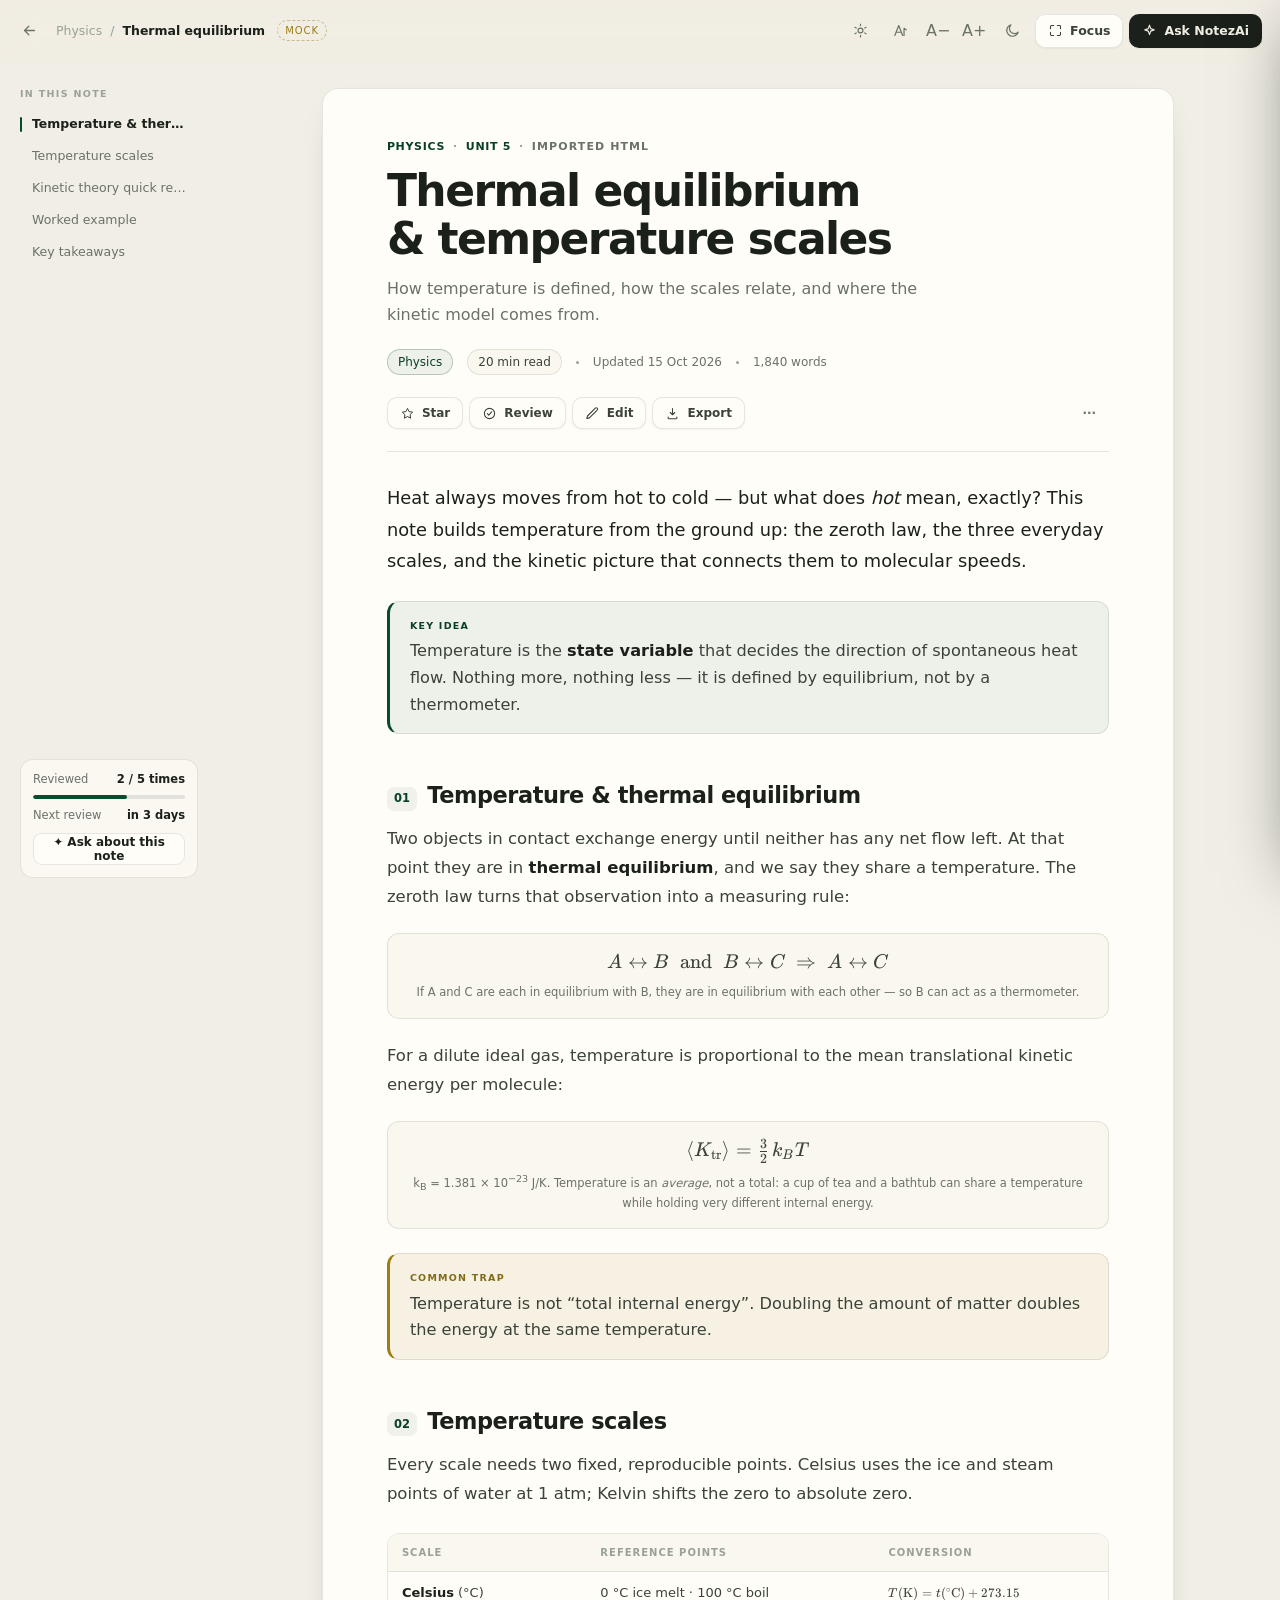
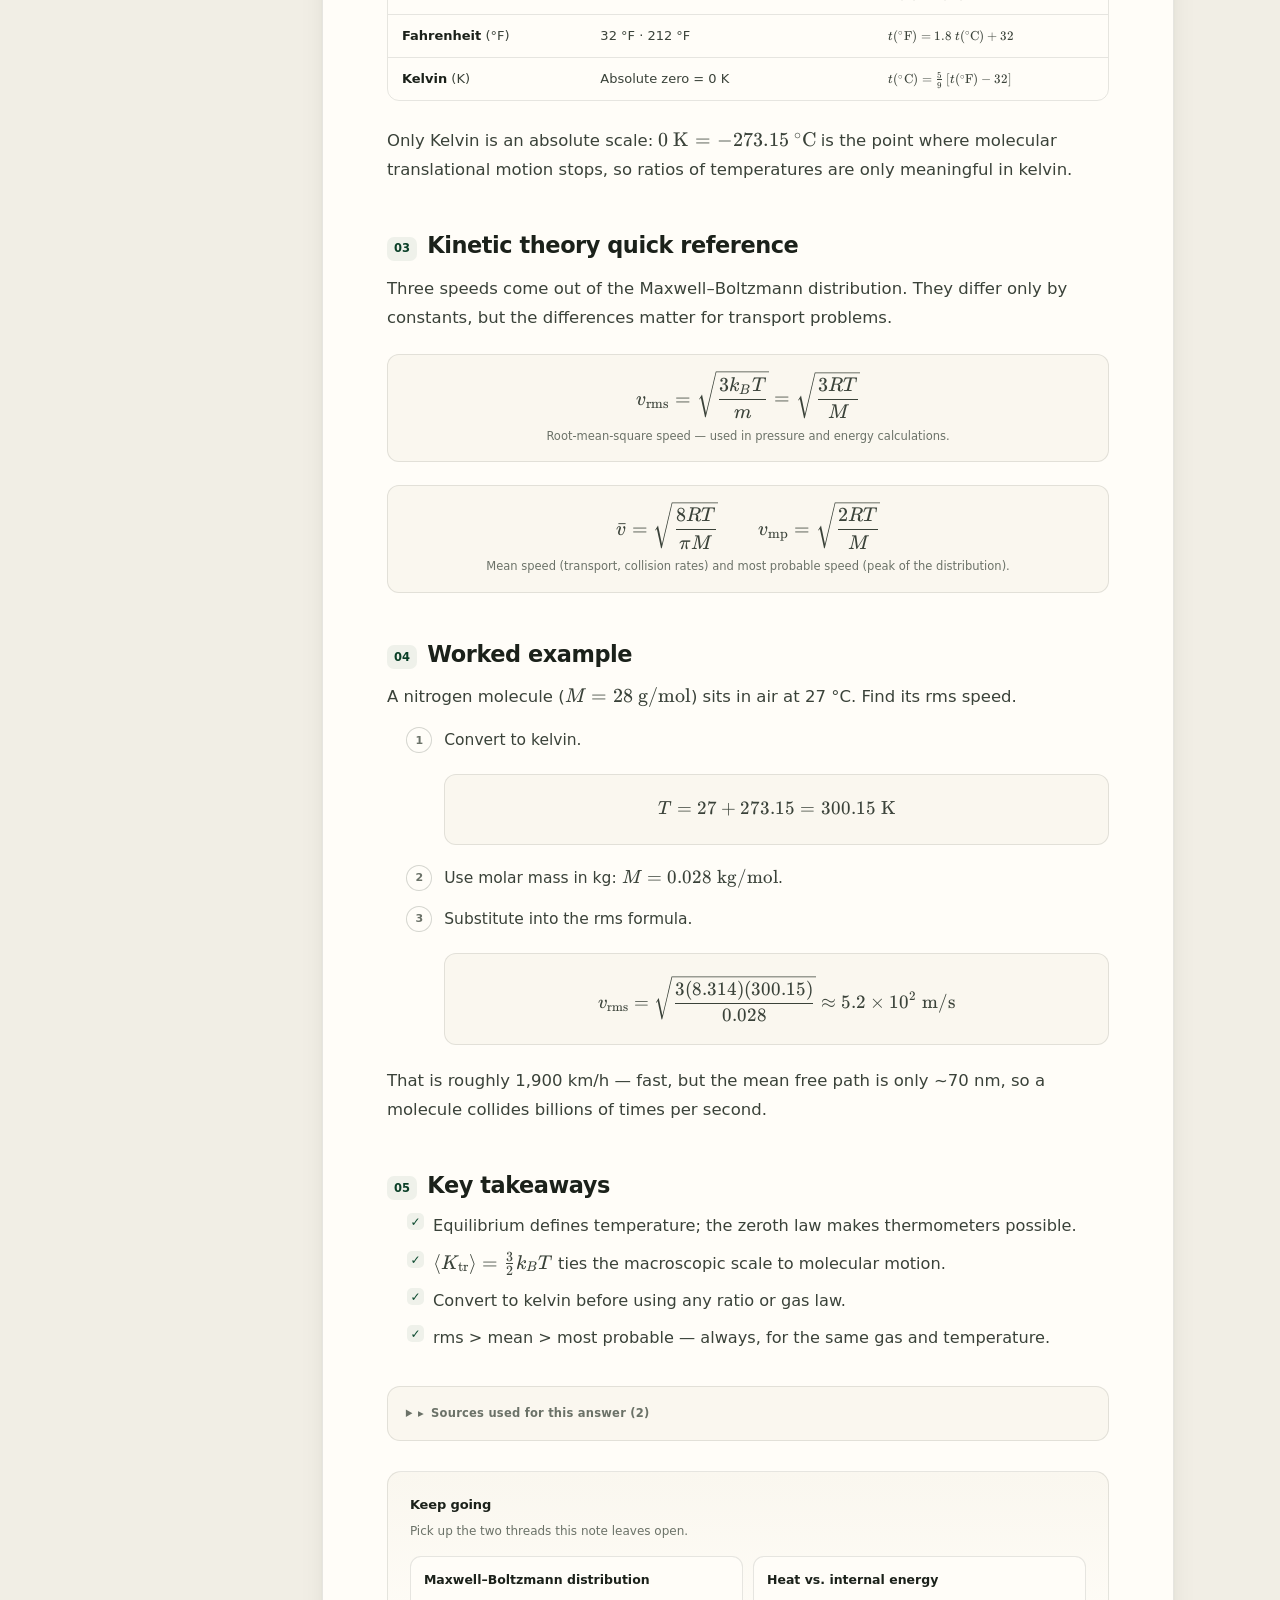
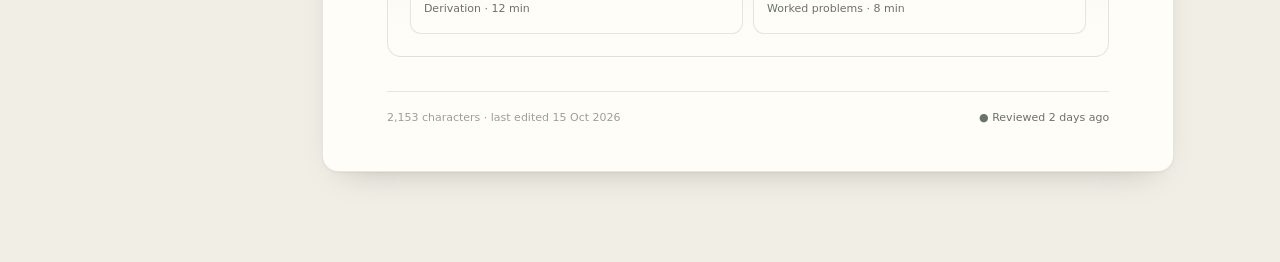
<file: mock/note-viewer.html>
<!doctype html>
<html lang="en" data-theme="light" data-face="sans">
<head>
<meta charset="utf-8" />
<meta name="viewport" content="width=device-width, initial-scale=1" />
<title>Reader mock · Notez</title>
<link rel="stylesheet" href="../vendor/katex/katex.min.css" />
<style>
  /* ---------------------------------------------------------------- tokens */
  :root {
    --canvas: #f1eee5;
    --sheet: #fffdf8;
    --sheet-2: #faf7ef;
    --ink: #1b211a;
    --ink-soft: #3a4239;
    --muted: #6b7268;
    --faint: #9aa196;
    --line: rgba(27, 33, 26, .105);
    --line-strong: rgba(27, 33, 26, .18);
    --accent: #0c4a2e;
    --accent-ink: #0a3f27;
    --accent-soft: rgba(12, 74, 46, .065);
    --gold: #9c7d14;
    --shadow-sm: 0 1px 2px rgba(24, 32, 26, .05);
    --shadow-md: 0 1px 2px rgba(24, 32, 26, .04), 0 14px 34px -22px rgba(24, 32, 26, .35);
    --radius: 16px;
    --topbar: 62px;
    --rail: 216px;
    --dock: 386px;
    --read-size: 16.5px;
    --read-lead: 1.76;
    --measure: 68ch;
    --read-font: ui-sans-serif, -apple-system, "Segoe UI", Inter, system-ui, sans-serif;
    --ui-font: ui-sans-serif, -apple-system, "Segoe UI", Inter, system-ui, sans-serif;
    color-scheme: light;
  }
  html[data-theme="dark"] {
    --canvas: #0a100d;
    --sheet: #101814;
    --sheet-2: #0d1512;
    --ink: #e9efea;
    --ink-soft: #c8d2cb;
    --muted: #93a29a;
    --faint: #6d7b73;
    --line: rgba(226, 240, 232, .12);
    --line-strong: rgba(226, 240, 232, .22);
    --accent: #4fc79a;
    --accent-ink: #7ad9b4;
    --accent-soft: rgba(79, 199, 154, .10);
    --gold: #d9b25a;
    --shadow-sm: 0 1px 2px rgba(0, 0, 0, .4);
    --shadow-md: 0 1px 2px rgba(0, 0, 0, .4), 0 22px 44px -30px rgba(0, 0, 0, .9);
    color-scheme: dark;
  }
  html[data-face="serif"] { --read-font: "Iowan Old Style", "Charter", "Palatino Linotype", Palatino, Georgia, serif; }

  * { box-sizing: border-box; }
  html { scroll-behavior: smooth; scroll-padding-top: calc(var(--topbar) + 14px); }
  html, body { height: 100%; }
  body {
    margin: 0;
    background: var(--canvas);
    color: var(--ink);
    font-family: var(--ui-font);
    -webkit-font-smoothing: antialiased;
    text-rendering: optimizeLegibility;
  }
  button { font: inherit; color: inherit; cursor: pointer; }
  .btn.on { color: var(--gold); border-color: color-mix(in srgb, var(--gold) 45%, transparent); background: color-mix(in srgb, var(--gold) 10%, var(--sheet)); }
  a { color: var(--accent-ink); text-decoration-color: color-mix(in srgb, var(--accent) 40%, transparent); text-underline-offset: 2px; }
  ::selection { background: color-mix(in srgb, var(--accent) 18%, transparent); }

  /* --------------------------------------------------------------- topbar */
  .progress { position: fixed; inset: 0 0 auto; height: 3px; z-index: 60; background: transparent; }
  .progress i { display: block; height: 100%; width: 0; background: linear-gradient(90deg, var(--accent), color-mix(in srgb, var(--accent) 55%, var(--gold))); transition: width .08s linear; }

  .topbar {
    position: sticky; top: 0; z-index: 50;
    height: var(--topbar);
    display: grid; grid-template-columns: minmax(0, 1fr) auto minmax(0, 1fr);
    align-items: center; gap: 16px;
    padding: 0 18px 0 12px;
    background: color-mix(in srgb, var(--canvas) 78%, transparent);
    backdrop-filter: saturate(1.15) blur(16px);
    -webkit-backdrop-filter: saturate(1.15) blur(16px);
    border-bottom: 1px solid transparent;
    transition: border-color .2s ease, background .2s ease;
  }
  .topbar.stuck { border-bottom-color: var(--line); background: color-mix(in srgb, var(--canvas) 92%, transparent); }
  .tb-left, .tb-right { display: flex; align-items: center; gap: 6px; min-width: 0; }
  .tb-right { justify-content: flex-end; }
  .icon-btn {
    flex: 0 0 auto; width: 34px; height: 34px; display: inline-grid; place-items: center;
    border: 1px solid transparent; border-radius: 10px; background: transparent; color: var(--muted);
    transition: background .15s ease, color .15s ease, border-color .15s ease;
  }
  .icon-btn:hover { background: var(--sheet); border-color: var(--line); color: var(--ink); box-shadow: var(--shadow-sm); }
  .icon-btn:focus-visible, .chip:focus-visible, .btn:focus-visible, .toc a:focus-visible { outline: 2px solid var(--accent); outline-offset: 2px; }
  .icon-btn svg { width: 17px; height: 17px; }

  .crumbs { display: flex; align-items: center; gap: 8px; min-width: 0; margin-left: 4px; font-size: 12.5px; color: var(--muted); }
  .crumbs b { min-width: 0; color: var(--ink); font-weight: 600; white-space: nowrap; overflow: hidden; text-overflow: ellipsis; }
  .crumbs span { color: var(--faint); }
  .crumbs .folder { white-space: nowrap; }

  .scroll-title {
    justify-self: center; max-width: 46vw; font-size: 13px; font-weight: 600; letter-spacing: -.01em;
    white-space: nowrap; overflow: hidden; text-overflow: ellipsis;
    opacity: 0; transform: translateY(4px); transition: opacity .22s ease, transform .22s ease;
    pointer-events: none;
  }
  .topbar.stuck .scroll-title { opacity: 1; transform: none; }

  .btn {
    display: inline-flex; align-items: center; gap: 7px; height: 34px; padding: 0 12px;
    border: 1px solid var(--line); border-radius: 10px; background: var(--sheet);
    font-size: 12.5px; font-weight: 550; color: var(--ink-soft); box-shadow: var(--shadow-sm);
    transition: border-color .15s ease, background .15s ease, transform .15s ease;
  }
  .btn:hover { border-color: var(--line-strong); transform: translateY(-1px); }
  .btn svg { width: 15px; height: 15px; }
  .btn.primary { background: var(--ink); border-color: transparent; color: var(--canvas); }
  html[data-theme="dark"] .btn.primary { background: var(--accent); color: #06130d; }
  .btn.primary:hover { filter: brightness(1.06); }
  .btn.ghost { background: transparent; box-shadow: none; border-color: transparent; color: var(--muted); }
  .btn.ghost:hover { background: var(--sheet); border-color: var(--line); color: var(--ink); }
  .btn .dot { width: 6px; height: 6px; border-radius: 50%; background: currentColor; opacity: .5; }
  .pill-mock {
    font-size: 10px; letter-spacing: .1em; text-transform: uppercase; color: var(--gold);
    border: 1px dashed color-mix(in srgb, var(--gold) 45%, transparent);
    padding: 4px 7px; border-radius: 999px; margin-left: 6px;
  }

  /* ----------------------------------------------------------------- shell */
  .shell {
    display: grid;
    grid-template-columns: var(--rail) minmax(0, 1fr);
    gap: 0;
    align-items: start;
    max-width: 1660px;
    margin: 0 auto;
    transition: grid-template-columns .22s ease;
  }
  body.dock-open .shell { grid-template-columns: var(--rail) minmax(0, 1fr) var(--dock); }
  body.focus .shell { grid-template-columns: minmax(0, 1fr); }
  body.focus .rail { display: none; }

  /* ------------------------------------------------------------------ rail */
  .rail {
    position: sticky; top: var(--topbar);
    height: calc(100vh - var(--topbar));
    padding: 26px 18px 22px 20px;
    display: flex; flex-direction: column; gap: 18px;
    overflow: auto; scrollbar-width: thin;
  }
  .eyebrow {
    font-size: 9.5px; font-weight: 680; letter-spacing: .14em; text-transform: uppercase; color: var(--faint);
    margin: 0 0 10px;
  }
  .toc { display: flex; flex-direction: column; gap: 1px; }
  .toc a {
    position: relative; display: block; padding: 7px 10px 7px 12px; border-radius: 8px;
    color: var(--muted); font-size: 12.5px; line-height: 1.35; text-decoration: none;
    white-space: nowrap; overflow: hidden; text-overflow: ellipsis;
    transition: color .15s ease, background .15s ease;
  }
  .toc a::before {
    content: ""; position: absolute; left: 0; top: 8px; bottom: 8px; width: 2px; border-radius: 2px;
    background: transparent; transition: background .15s ease;
  }
  .toc a:hover { color: var(--ink); background: color-mix(in srgb, var(--ink) 4%, transparent); }
  .toc a.on { color: var(--ink); font-weight: 600; }
  .toc a.on::before { background: var(--accent); }
  .toc a.sub { padding-left: 24px; font-size: 12px; color: var(--faint); }
  .toc a.sub.on { color: var(--ink-soft); }

  .rail-card {
    margin-top: auto; display: grid; gap: 9px; padding: 12px;
    border: 1px solid var(--line); border-radius: 13px; background: color-mix(in srgb, var(--sheet) 70%, transparent);
  }
  .rail-card .row { display: flex; align-items: center; justify-content: space-between; font-size: 11.5px; color: var(--muted); }
  .rail-card b { color: var(--ink); font-weight: 600; }
  .rail-card .bar { height: 4px; border-radius: 3px; background: var(--line); overflow: hidden; }
  .rail-card .bar i { display: block; height: 100%; width: 62%; background: var(--accent); border-radius: 3px; }
  .rail-card .ask {
    margin-top: 2px; height: 32px; border-radius: 9px; border: 1px solid var(--line);
    background: var(--sheet); font-size: 12px; font-weight: 550; display: inline-flex; align-items: center; justify-content: center; gap: 6px;
  }
  .rail-card .ask:hover { border-color: color-mix(in srgb, var(--accent) 40%, transparent); color: var(--accent-ink); }

  /* ----------------------------------------------------------------- stage */
  .stage { padding: 26px clamp(18px, 3vw, 40px) 90px; min-width: 0; }
  .paper {
    width: 100%; max-width: calc(var(--measure) + 160px);
    margin: 0 auto; padding: clamp(28px, 4vw, 58px) clamp(22px, 5vw, 76px) 44px;
    background: var(--sheet); border: 1px solid var(--line); border-radius: var(--radius);
    box-shadow: var(--shadow-md);
  }
  body.focus .paper { max-width: calc(var(--measure) + 40px); border-color: transparent; box-shadow: none; background: transparent; }

  /* ------------------------------------------------------------------ head */
  .kicker { display: flex; align-items: center; gap: 8px; font-size: 11px; font-weight: 620; letter-spacing: .06em; text-transform: uppercase; color: var(--accent-ink); }
  .kicker .sep { color: var(--faint); }
  .kicker .kind { color: var(--muted); letter-spacing: .1em; }
  h1 {
    margin: 14px 0 0; font-size: clamp(31px, 3.6vw, 44px); line-height: 1.08; letter-spacing: -.035em;
    font-weight: 620; color: var(--ink); text-wrap: balance;
  }
  .dek { margin: 14px 0 0; max-width: 56ch; font-size: 16px; line-height: 1.6; color: var(--muted); }
  .meta { display: flex; flex-wrap: wrap; align-items: center; gap: 8px 14px; margin: 22px 0 0; font-size: 12px; color: var(--muted); }
  .meta .chip {
    display: inline-flex; align-items: center; gap: 6px; height: 26px; padding: 0 10px;
    border-radius: 999px; border: 1px solid var(--line); background: var(--sheet-2); color: var(--ink-soft);
  }
  .meta .chip.accent { color: var(--accent-ink); border-color: color-mix(in srgb, var(--accent) 26%, transparent); background: var(--accent-soft); }
  .meta .dot { width: 3px; height: 3px; border-radius: 50%; background: var(--faint); }

  .head-actions { display: flex; flex-wrap: wrap; align-items: center; gap: 6px; margin: 22px 0 0; padding: 0 0 22px; border-bottom: 1px solid var(--line); }
  .head-actions .btn { height: 32px; font-size: 12px; }
  .head-actions .spacer { flex: 1; }

  /* ---------------------------------------------------------------- article */
  .article { margin-top: 30px; font-family: var(--read-font); font-size: var(--read-size); line-height: var(--read-lead); color: var(--ink-soft); }
  .article > p:first-of-type { color: var(--ink); }
  .article p { margin: 0 0 1.05em; }
  .article strong { color: var(--ink); font-weight: 640; }
  .article h2 {
    display: flex; align-items: baseline; gap: 10px;
    margin: 2.1em 0 .55em; font-family: var(--ui-font); font-size: 1.36em; line-height: 1.25;
    letter-spacing: -.02em; font-weight: 620; color: var(--ink); scroll-margin-top: calc(var(--topbar) + 18px);
  }
  .article h2 .num {
    flex: 0 0 auto; display: inline-grid; place-items: center; min-width: 24px; height: 24px; padding: 0 7px;
    border-radius: 7px; background: var(--accent-soft); color: var(--accent-ink);
    font-size: 11.5px; font-weight: 700; letter-spacing: .02em; transform: translateY(-1px);
  }
  .article h3 { margin: 1.7em 0 .45em; font-family: var(--ui-font); font-size: 1.02em; font-weight: 650; letter-spacing: -.01em; color: var(--ink); scroll-margin-top: calc(var(--topbar) + 18px); }
  .article ul, .article ol { margin: 0 0 1.1em; padding-left: 1.25em; }
  .article li { margin: 0 0 .42em; }
  .article li::marker { color: var(--faint); }
  .article a { font-family: var(--ui-font); font-size: .94em; }
  .article hr { border: 0; border-top: 1px solid var(--line); margin: 2.2em 0; }

  .lead-in { font-size: 1.08em; color: var(--ink); }

  .callout {
    position: relative; margin: 1.5em 0; padding: 16px 18px 15px 20px;
    border: 1px solid var(--line); border-left: 3px solid var(--accent); border-radius: 12px;
    background: var(--accent-soft); font-size: .98em; line-height: 1.65;
  }
  .callout .label {
    display: block; margin-bottom: 5px; font-family: var(--ui-font);
    font-size: 9.5px; font-weight: 700; letter-spacing: .13em; text-transform: uppercase; color: var(--accent-ink);
  }
  .callout p:last-child { margin-bottom: 0; }
  .callout.gold { border-left-color: var(--gold); background: color-mix(in srgb, var(--gold) 9%, transparent); }
  .callout.gold .label { color: color-mix(in srgb, var(--gold) 80%, var(--ink)); }

  .formula {
    margin: 1.35em 0; padding: 16px 18px; border: 1px solid var(--line); border-radius: 12px;
    background: var(--sheet-2); overflow-x: auto; scrollbar-width: thin;
  }
  .formula .katex-display { margin: 0; }
  .formula .note { margin: 8px 0 0; font-family: var(--ui-font); font-size: 11.5px; line-height: 1.5; color: var(--muted); text-align: center; }

  .table-wrap { margin: 1.5em 0; overflow-x: auto; border: 1px solid var(--line); border-radius: 12px; }
  table { width: 100%; border-collapse: collapse; font-family: var(--ui-font); font-size: 13px; line-height: 1.55; }
  th, td { padding: 11px 14px; text-align: left; border-bottom: 1px solid var(--line); vertical-align: top; }
  thead th {
    font-size: 10px; font-weight: 700; letter-spacing: .1em; text-transform: uppercase; color: var(--faint);
    background: var(--sheet-2); white-space: nowrap;
  }
  tbody tr:last-child td { border-bottom: 0; }
  tbody tr:hover { background: color-mix(in srgb, var(--ink) 2.5%, transparent); }
  td .katex { font-size: 1.02em; }

  .steps { counter-reset: step; list-style: none; padding: 0; margin: 1.3em 0; font-family: var(--ui-font); font-size: .94em; }
  .steps li { counter-increment: step; position: relative; padding: 0 0 0 38px; margin: 0 0 16px; line-height: 1.6; }
  .steps li::before {
    content: counter(step); position: absolute; left: 0; top: -1px;
    width: 24px; height: 24px; border-radius: 50%; display: grid; place-items: center;
    border: 1px solid var(--line-strong); color: var(--muted); font-size: 11px; font-weight: 650;
    background: var(--sheet);
  }
  .steps .katex-display { margin: .4em 0; }

  .takeaways { margin: 1.2em 0 0; padding: 0; list-style: none; font-size: .98em; }
  .takeaways li { position: relative; padding: 0 0 0 26px; margin: 0 0 12px; line-height: 1.55; }
  .takeaways li::before {
    content: "✓"; position: absolute; left: 0; top: 0; color: var(--accent); font-weight: 700; font-size: 12px;
    width: 17px; height: 17px; display: grid; place-items: center; border-radius: 5px; background: var(--accent-soft);
  }

  /* -------------------------------------------------------------- article foot */
  .sources { margin: 2.2em 0 0; padding: 16px 18px; border: 1px solid var(--line); border-radius: 13px; background: var(--sheet-2); font-family: var(--ui-font); }
  .sources summary { cursor: pointer; font-size: 11.5px; font-weight: 620; color: var(--muted); letter-spacing: .02em; }
  .sources summary::-webkit-details-marker { display: none; }
  .sources summary::before { content: "▸"; display: inline-block; margin-right: 7px; transition: transform .15s ease; }
  .sources[open] summary::before { transform: rotate(90deg); }
  .sources .list { display: flex; flex-wrap: wrap; gap: 8px; margin-top: 12px; }
  .src {
    display: inline-flex; align-items: center; gap: 8px; max-width: 100%;
    padding: 7px 11px; border: 1px solid var(--line); border-radius: 9px; background: var(--sheet);
    font-size: 11.5px; color: var(--ink-soft); text-decoration: none;
  }
  .src:hover { border-color: color-mix(in srgb, var(--accent) 35%, transparent); color: var(--accent-ink); }
  .src i { width: 5px; height: 5px; border-radius: 50%; background: var(--accent); flex: 0 0 auto; }

  .next {
    margin: 30px 0 0; padding: 22px; border: 1px solid var(--line); border-radius: 14px;
    background: linear-gradient(180deg, var(--sheet-2), var(--sheet)); font-family: var(--ui-font);
  }
  .next h3 { margin: 0 0 4px; font-size: 13px; font-weight: 650; color: var(--ink); }
  .next p { margin: 0 0 14px; font-size: 12px; color: var(--muted); }
  .next .row { display: grid; grid-template-columns: repeat(auto-fit, minmax(180px, 1fr)); gap: 10px; }
  .next a.card {
    display: block; padding: 12px 13px; border: 1px solid var(--line); border-radius: 11px;
    background: var(--sheet); text-decoration: none; transition: border-color .15s ease, transform .15s ease;
  }
  .next a.card:hover { border-color: color-mix(in srgb, var(--accent) 35%, transparent); transform: translateY(-1px); }
  .next .card b { display: block; font-size: 12.5px; font-weight: 600; color: var(--ink); margin-bottom: 3px; }
  .next .card small { font-size: 11px; color: var(--muted); }

  .paper-foot { display: flex; align-items: center; justify-content: space-between; gap: 14px; margin-top: 34px; padding-top: 16px; border-top: 1px solid var(--line); font-family: var(--ui-font); font-size: 11px; color: var(--faint); }
  .paper-foot .review { display: inline-flex; align-items: center; gap: 6px; color: var(--muted); }

  /* ------------------------------------------------------------------ dock */
  .dock {
    position: sticky; top: var(--topbar); height: calc(100vh - var(--topbar));
    display: none; flex-direction: column; min-width: 0;
    border-left: 1px solid var(--line); background: var(--sheet);
  }
  body.dock-open .dock { display: flex; }
  .dock-head { display: flex; align-items: center; gap: 10px; padding: 14px 14px 12px 16px; border-bottom: 1px solid var(--line); }
  .mark {
    width: 28px; height: 28px; border-radius: 9px; flex: 0 0 28px;
    background: radial-gradient(120% 120% at 30% 20%, #2f8a63, var(--accent) 60%);
    box-shadow: inset 0 0 0 1px rgba(255,255,255,.18);
    display: grid; place-items: center; color: #eaf7f0; font-size: 13px; font-weight: 700;
  }
  .dock-head b { display: block; font-size: 13px; font-weight: 650; letter-spacing: -.01em; }
  .dock-head small { display: block; font-size: 10.5px; color: var(--muted); }
  .dock-head .spacer { flex: 1; }

  .thread { flex: 1; overflow: auto; padding: 16px 16px 8px; display: flex; flex-direction: column; gap: 16px; scrollbar-width: thin; }
  .q { align-self: flex-end; max-width: 88%; padding: 9px 13px; border-radius: 14px 14px 4px 14px; background: var(--accent-soft); font-size: 13px; line-height: 1.5; color: var(--ink); }
  .a { font-size: 13.5px; line-height: 1.66; color: var(--ink-soft); }
  .a p { margin: 0 0 9px; }
  .a strong { color: var(--ink); }
  .a .formula { margin: 10px 0; padding: 10px 12px; }
  .a .src-inline {
    display: inline-flex; align-items: center; gap: 6px; margin-top: 2px; padding: 4px 9px;
    border: 1px solid var(--line); border-radius: 999px; background: var(--sheet-2);
    font-family: var(--ui-font); font-size: 10.5px; color: var(--muted);
  }
  .a .tools { display: flex; gap: 2px; margin-top: 6px; opacity: 0; transition: opacity .15s ease; }
  .a:hover .tools { opacity: 1; }
  .tool { border: 0; background: transparent; color: var(--faint); padding: 4px 7px; border-radius: 6px; font-size: 11px; }
  .tool:hover { background: color-mix(in srgb, var(--ink) 6%, transparent); color: var(--ink); }

  .quick { display: flex; gap: 6px; overflow-x: auto; padding: 4px 16px 10px; scrollbar-width: none; }
  .quick::-webkit-scrollbar { display: none; }
  .qchip {
    flex: 0 0 auto; height: 30px; padding: 0 11px; border-radius: 999px;
    border: 1px solid var(--line); background: var(--sheet-2); color: var(--ink-soft);
    font-size: 11.5px; font-weight: 500; display: inline-flex; align-items: center; gap: 6px;
  }
  .qchip:hover { border-color: color-mix(in srgb, var(--accent) 40%, transparent); color: var(--accent-ink); }

  .composer { display: flex; align-items: flex-end; gap: 8px; margin: 0 14px 12px; padding: 9px 9px 9px 14px; border: 1px solid var(--line-strong); border-radius: 14px; background: var(--sheet-2); }
  .composer:focus-within { border-color: color-mix(in srgb, var(--accent) 55%, transparent); box-shadow: 0 0 0 3px color-mix(in srgb, var(--accent) 10%, transparent); }
  .composer textarea { flex: 1; min-height: 22px; max-height: 120px; border: 0; outline: 0; resize: none; background: transparent; color: var(--ink); font: 13px/1.5 var(--ui-font); padding: 2px 0; }
  .composer .send { width: 30px; height: 30px; border-radius: 9px; border: 0; background: var(--ink); color: var(--canvas); display: grid; place-items: center; }
  html[data-theme="dark"] .composer .send { background: var(--accent); color: #06130d; }
  .dock-foot { padding: 0 16px 12px; font-size: 10px; color: var(--faint); text-align: center; }

  /* ------------------------------------------------------------ selection bar */
  .selbar {
    position: fixed; z-index: 70; display: none; align-items: center; gap: 2px;
    padding: 5px; border-radius: 11px; border: 1px solid var(--line-strong);
    background: var(--sheet); box-shadow: 0 10px 30px -12px rgba(10, 20, 15, .45);
    transform: translate(-50%, -100%);
  }
  .selbar.show { display: flex; }
  .selbar button { border: 0; background: transparent; color: var(--ink-soft); font-size: 11.5px; font-weight: 500; padding: 6px 9px; border-radius: 7px; display: inline-flex; align-items: center; gap: 5px; }
  .selbar button:hover { background: var(--accent-soft); color: var(--accent-ink); }
  .selbar .split { width: 1px; height: 16px; background: var(--line); margin: 0 3px; }

  /* ------------------------------------------------------------------ toast */
  .toast {
    position: fixed; left: 50%; bottom: 26px; z-index: 80; transform: translate(-50%, 14px);
    padding: 10px 16px; border-radius: 11px; border: 1px solid var(--line-strong);
    background: var(--sheet); color: var(--ink); font-size: 12.5px; box-shadow: var(--shadow-md);
    opacity: 0; pointer-events: none; transition: opacity .18s ease, transform .18s ease; max-width: min(92vw, 460px);
  }
  .toast.show { opacity: 1; transform: translate(-50%, 0); }

  /* --------------------------------------------------------------- design sheet */
  .sheet {
    position: fixed; z-index: 75; top: 0; right: 0; bottom: 0; width: min(420px, 92vw);
    background: var(--sheet); border-left: 1px solid var(--line-strong);
    box-shadow: -24px 0 60px -30px rgba(10,20,15,.5);
    transform: translateX(102%); transition: transform .24s ease;
    display: flex; flex-direction: column;
  }
  .sheet.open { transform: none; }
  .sheet header { display: flex; align-items: center; gap: 10px; padding: 16px 18px; border-bottom: 1px solid var(--line); }
  .sheet header b { font-size: 13px; }
  .sheet .body { overflow: auto; padding: 16px 18px 26px; font-size: 12.5px; line-height: 1.6; color: var(--muted); }
  .sheet h4 { margin: 18px 0 6px; font-size: 11px; letter-spacing: .1em; text-transform: uppercase; color: var(--faint); }
  .sheet ul { margin: 0; padding-left: 17px; }
  .sheet li { margin: 0 0 7px; }
  .sheet li b { color: var(--ink); font-weight: 600; }

  /* -------------------------------------------------------------- responsive */
  @media (max-width: 1240px) {
    .scroll-title { max-width: 30vw; }
    .crumbs .folder { display: none; }
  }
  @media (max-width: 1080px) {
    .tb-mid { display: none; }
  }
  @media (max-width: 1180px) {
    body.dock-open .shell { grid-template-columns: var(--rail) minmax(0, 1fr); }
    .dock { position: fixed; right: 0; top: var(--topbar); bottom: 0; height: auto; width: min(420px, 92vw); z-index: 55; box-shadow: -30px 0 60px -34px rgba(10,20,15,.55); }
  }
  @media (max-width: 980px) {
    :root { --rail: 0px; }
    .rail { display: none; }
    .shell { grid-template-columns: minmax(0, 1fr); }
    .stage { padding-left: 16px; padding-right: 16px; }
  }
  @media (max-width: 720px) {
    :root { --topbar: 56px; --read-size: 15.5px; }
    .topbar { grid-template-columns: minmax(0, 1fr) auto; padding: 0 10px; }
    .tb-mid, .scroll-title, .hide-sm { display: none !important; }
    .paper { border-radius: 12px; padding: 26px 20px 34px; }
    .head-actions { gap: 4px; }
    .head-actions .btn span { display: none; }
    .head-actions .btn { width: 32px; padding: 0; justify-content: center; }
    .head-actions .btn.primary span { display: inline; }
    .head-actions .btn.primary { width: auto; padding: 0 11px; }
  }
  @media (prefers-reduced-motion: reduce) {
    * { transition: none !important; animation: none !important; scroll-behavior: auto !important; }
  }
</style>
</head>
<body>

<div class="progress" aria-hidden="true"><i id="progressBar"></i></div>

<header class="topbar" id="topbar">
  <div class="tb-left">
    <button class="icon-btn" id="backBtn" title="Back to Physics" aria-label="Back">
      <svg viewBox="0 0 24 24" fill="none" stroke="currentColor" stroke-width="1.8" stroke-linecap="round" stroke-linejoin="round"><path d="M19 12H5m0 0 6-6m-6 6 6 6"/></svg>
    </button>
    <nav class="crumbs" aria-label="Breadcrumb">
      <span class="folder">Physics</span>
      <span>/</span>
      <b>Thermal equilibrium</b>
    </nav>
    <span class="pill-mock hide-sm">Mock</span>
  </div>

  <div class="tb-mid">
    <span class="scroll-title" id="scrollTitle">Thermal equilibrium &amp; temperature scales</span>
  </div>

  <div class="tb-right">
    <button class="icon-btn hide-sm" id="designBtn" title="Design notes" aria-label="Design notes">
      <svg viewBox="0 0 24 24" fill="none" stroke="currentColor" stroke-width="1.7" stroke-linecap="round" stroke-linejoin="round"><path d="M12 3v2m0 14v2M4.2 7.5l1.8 1m12 7l1.8 1M4.2 16.5l1.8-1m12-7 1.8-1"/><circle cx="12" cy="12" r="3.4"/></svg>
    </button>
    <div class="type-controls" id="typeControls" style="display:flex;align-items:center;gap:2px">
      <button class="icon-btn hide-sm" id="faceBtn" title="Switch serif / sans" aria-label="Switch typeface">
        <svg viewBox="0 0 24 24" fill="none" stroke="currentColor" stroke-width="1.7" stroke-linecap="round" stroke-linejoin="round"><path d="M4 19 9.5 5 15 19M6.2 14.5h6.6M17 19V9m0 0 3 2"/></svg>
      </button>
      <button class="icon-btn" id="sizeDown" title="Smaller text" aria-label="Smaller text">A−</button>
      <button class="icon-btn" id="sizeUp" title="Larger text" aria-label="Larger text">A+</button>
    </div>
    <button class="icon-btn" id="themeBtn" title="Toggle theme" aria-label="Toggle theme">
      <svg viewBox="0 0 24 24" fill="none" stroke="currentColor" stroke-width="1.7" stroke-linecap="round" stroke-linejoin="round"><path d="M20 14.2A8.2 8.2 0 1 1 9.8 4a6.6 6.6 0 0 0 10.2 10.2Z"/></svg>
    </button>
    <button class="btn hide-sm" id="focusBtn">
      <svg viewBox="0 0 24 24" fill="none" stroke="currentColor" stroke-width="1.7" stroke-linecap="round" stroke-linejoin="round"><path d="M4 9V5.5A1.5 1.5 0 0 1 5.5 4H9m6 0h3.5A1.5 1.5 0 0 1 20 5.5V9m0 6v3.5a1.5 1.5 0 0 1-1.5 1.5H15m-6 0H5.5A1.5 1.5 0 0 1 4 18.5V15"/></svg>
      <span>Focus</span>
    </button>
    <button class="btn primary" id="askBtn">
      <svg viewBox="0 0 24 24" fill="none" stroke="currentColor" stroke-width="1.8" stroke-linecap="round" stroke-linejoin="round"><path d="M12 3.5 13.9 9l5.6 2-5.6 2L12 18.5 10.1 13 4.5 11l5.6-2Z"/></svg>
      <span>Ask NotezAi</span>
    </button>
  </div>
</header>

<main class="shell" id="shell">
  <!-- ------------------------------------------------------------- left rail -->
  <aside class="rail" aria-label="Note contents">
    <div>
      <p class="eyebrow">In this note</p>
      <nav class="toc" id="toc"></nav>
    </div>
    <div class="rail-card">
      <div class="row"><span>Reviewed</span><b>2 / 5 times</b></div>
      <div class="bar"><i></i></div>
      <div class="row"><span>Next review</span><b>in 3 days</b></div>
      <button class="ask" id="railAsk">✦ Ask about this note</button>
    </div>
  </aside>

  <!-- ---------------------------------------------------------------- article -->
  <section class="stage">
    <article class="paper" id="paper">
      <header>
        <div class="kicker">
          <span>Physics</span><span class="sep">·</span><span>Unit 5</span>
          <span class="sep">·</span><span class="kind">Imported HTML</span>
        </div>
        <h1 id="noteTitle">Thermal equilibrium &amp; temperature scales</h1>
        <p class="dek">How temperature is defined, how the scales relate, and where the kinetic model comes from.</p>

        <div class="meta">
          <span class="chip accent">Physics</span>
          <span class="chip">20 min read</span>
          <span class="dot"></span>
          <span>Updated 15 Oct 2026</span>
          <span class="dot"></span>
          <span>1,840 words</span>
        </div>

        <div class="head-actions">
          <button class="btn" id="starBtn">
            <svg viewBox="0 0 24 24" fill="none" stroke="currentColor" stroke-width="1.6" stroke-linejoin="round"><path d="m12 3.8 2.55 5.17 5.7.83-4.12 4.02.97 5.68L12 16.82l-5.1 2.68.97-5.68-4.12-4.02 5.7-.83L12 3.8Z"/></svg>
            <span>Star</span>
          </button>
          <button class="btn" id="reviewBtn">
            <svg viewBox="0 0 24 24" fill="none" stroke="currentColor" stroke-width="1.7" stroke-linecap="round" stroke-linejoin="round"><circle cx="12" cy="12" r="8.2"/><path d="m8.5 12.2 2.3 2.3 4.8-5"/></svg>
            <span>Review</span>
          </button>
          <button class="btn" id="editBtn">
            <svg viewBox="0 0 24 24" fill="none" stroke="currentColor" stroke-width="1.7" stroke-linecap="round" stroke-linejoin="round"><path d="M16.5 3.5a2.1 2.1 0 0 1 3 3L7 19l-4 1 1-4Z"/></svg>
            <span>Edit</span>
          </button>
          <button class="btn hide-sm" id="exportBtn">
            <svg viewBox="0 0 24 24" fill="none" stroke="currentColor" stroke-width="1.7" stroke-linecap="round" stroke-linejoin="round"><path d="M12 4v10m0 0-3.6-3.6M12 14l3.6-3.6M5 17.5V19a1.5 1.5 0 0 0 1.5 1.5h11A1.5 1.5 0 0 0 19 19v-1.5"/></svg>
            <span>Export</span>
          </button>
          <span class="spacer"></span>
          <button class="btn ghost" id="moreBtn" title="More">···</button>
        </div>
      </header>

      <div class="article" id="article">
        <p class="lead-in">Heat always moves from hot to cold — but what does <em>hot</em> mean, exactly? This note builds temperature from the ground up: the zeroth law, the three everyday scales, and the kinetic picture that connects them to molecular speeds.</p>

        <div class="callout">
          <span class="label">Key idea</span>
          <p>Temperature is the <strong>state variable</strong> that decides the direction of spontaneous heat flow. Nothing more, nothing less — it is defined by equilibrium, not by a thermometer.</p>
        </div>

        <h2 id="s-equilibrium"><span class="num">01</span>Temperature &amp; thermal equilibrium</h2>
        <p>Two objects in contact exchange energy until neither has any net flow left. At that point they are in <strong>thermal equilibrium</strong>, and we say they share a temperature. The zeroth law turns that observation into a measuring rule:</p>

        <div class="formula">
          <span data-tex="A \leftrightarrow B \;\text{ and }\; B \leftrightarrow C \;\Rightarrow\; A \leftrightarrow C" data-display="1"></span>
          <p class="note">If A and C are each in equilibrium with B, they are in equilibrium with each other — so B can act as a thermometer.</p>
        </div>

        <p>For a dilute ideal gas, temperature is proportional to the mean translational kinetic energy per molecule:</p>

        <div class="formula">
          <span data-tex="\langle K_{\text{tr}}\rangle = \tfrac{3}{2}\,k_B T" data-display="1"></span>
          <p class="note">k<sub>B</sub> = 1.381 × 10<sup>−23</sup> J/K. Temperature is an <em>average</em>, not a total: a cup of tea and a bathtub can share a temperature while holding very different internal energy.</p>
        </div>

        <div class="callout gold">
          <span class="label">Common trap</span>
          <p>Temperature is not “total internal energy”. Doubling the amount of matter doubles the energy at the same temperature.</p>
        </div>

        <h2 id="s-scales"><span class="num">02</span>Temperature scales</h2>
        <p>Every scale needs two fixed, reproducible points. Celsius uses the ice and steam points of water at 1 atm; Kelvin shifts the zero to absolute zero.</p>

        <div class="table-wrap">
          <table>
            <thead>
              <tr><th>Scale</th><th>Reference points</th><th>Conversion</th></tr>
            </thead>
            <tbody>
              <tr><td><strong>Celsius</strong> (°C)</td><td>0 °C ice melt · 100 °C boil</td><td><span data-tex="T(\mathrm{K}) = t(^{\circ}\mathrm{C}) + 273.15"></span></td></tr>
              <tr><td><strong>Fahrenheit</strong> (°F)</td><td>32 °F · 212 °F</td><td><span data-tex="t(^{\circ}\mathrm{F}) = 1.8\,t(^{\circ}\mathrm{C}) + 32"></span></td></tr>
              <tr><td><strong>Kelvin</strong> (K)</td><td>Absolute zero = 0 K</td><td><span data-tex="t(^{\circ}\mathrm{C}) = \frac{5}{9}\left[t(^{\circ}\mathrm{F}) - 32\right]"></span></td></tr>
            </tbody>
          </table>
        </div>

        <p>Only Kelvin is an absolute scale: <span data-tex="0\ \mathrm{K} = -273.15\ ^{\circ}\mathrm{C}"></span> is the point where molecular translational motion stops, so ratios of temperatures are only meaningful in kelvin.</p>

        <h2 id="s-kinetic"><span class="num">03</span>Kinetic theory quick reference</h2>
        <p>Three speeds come out of the Maxwell–Boltzmann distribution. They differ only by constants, but the differences matter for transport problems.</p>

        <div class="formula">
          <span data-tex="v_{\text{rms}} = \sqrt{\frac{3k_BT}{m}} = \sqrt{\frac{3RT}{M}}" data-display="1"></span>
          <p class="note">Root-mean-square speed — used in pressure and energy calculations.</p>
        </div>

        <div class="formula">
          <span data-tex="\bar v = \sqrt{\frac{8RT}{\pi M}} \qquad v_{\text{mp}} = \sqrt{\frac{2RT}{M}}" data-display="1"></span>
          <p class="note">Mean speed (transport, collision rates) and most probable speed (peak of the distribution).</p>
        </div>

        <h2 id="s-example"><span class="num">04</span>Worked example</h2>
        <p>A nitrogen molecule (<span data-tex="M = 28\ \mathrm{g/mol}"></span>) sits in air at 27 °C. Find its rms speed.</p>
        <ol class="steps">
          <li>Convert to kelvin.
            <div class="formula"><span data-tex="T = 27 + 273.15 = 300.15\ \mathrm{K}" data-display="1"></span></div>
          </li>
          <li>Use molar mass in kg: <span data-tex="M = 0.028\ \mathrm{kg/mol}"></span>.</li>
          <li>Substitute into the rms formula.
            <div class="formula"><span data-tex="v_{\text{rms}} = \sqrt{\frac{3(8.314)(300.15)}{0.028}} \approx 5.2 \times 10^{2}\ \mathrm{m/s}" data-display="1"></span></div>
          </li>
        </ol>
        <p>That is roughly 1,900 km/h — fast, but the mean free path is only ~70 nm, so a molecule collides billions of times per second.</p>

        <h2 id="s-takeaways"><span class="num">05</span>Key takeaways</h2>
        <ul class="takeaways">
          <li>Equilibrium defines temperature; the zeroth law makes thermometers possible.</li>
          <li><span data-tex="\langle K_{\text{tr}}\rangle = \tfrac{3}{2}k_BT"></span> ties the macroscopic scale to molecular motion.</li>
          <li>Convert to kelvin before using any ratio or gas law.</li>
          <li>rms &gt; mean &gt; most probable — always, for the same gas and temperature.</li>
        </ul>

        <details class="sources">
          <summary>Sources used for this answer (2)</summary>
          <div class="list">
            <a class="src" href="#"><i></i>Physics · Unit 5 — this note</a>
            <a class="src" href="#"><i></i>Thermodynamics lecture 04</a>
          </div>
        </details>

        <section class="next" aria-label="Continue studying">
          <h3>Keep going</h3>
          <p>Pick up the two threads this note leaves open.</p>
          <div class="row">
            <a class="card" href="#"><b>Maxwell–Boltzmann distribution</b><small>Derivation · 12 min</small></a>
            <a class="card" href="#"><b>Heat vs. internal energy</b><small>Worked problems · 8 min</small></a>
          </div>
        </section>

        <footer class="paper-foot">
          <span>2,153 characters · last edited 15 Oct 2026</span>
          <span class="review">● Reviewed 2 days ago</span>
        </footer>
      </div>
    </article>
  </section>

  <!-- ------------------------------------------------------------------- dock -->
  <aside class="dock" id="dock" aria-label="NotezAi">
    <div class="dock-head">
      <span class="mark">✦</span>
      <div>
        <b>NotezAi</b>
        <small>This note · Physics</small>
      </div>
      <span class="spacer"></span>
      <button class="icon-btn" id="dockClose" title="Close" aria-label="Close assistant">
        <svg viewBox="0 0 24 24" fill="none" stroke="currentColor" stroke-width="1.9" stroke-linecap="round"><path d="M6 6l12 12M18 6 6 18"/></svg>
      </button>
    </div>

    <div class="thread">
      <div class="q">Why do we need kelvin for the gas laws?</div>
      <div class="a">
        <p>Because the laws are <strong>proportional</strong> statements. <span data-tex="V \propto T"></span> only holds when <span data-tex="T"></span> is measured from absolute zero — at 0 °C a gas still has motion, so Celsius would make the ratio collapse at an arbitrary point.</p>
        <div class="formula"><span data-tex="\frac{V_1}{T_1} = \frac{V_2}{T_2}, \qquad T \text{ in kelvin}" data-display="1"></span></div>
        <p>Kelvin also keeps the kinetic formula honest: <span data-tex="\langle K_{\text{tr}}\rangle = \tfrac{3}{2}k_BT"></span> must reach zero when the motion does.</p>
        <div class="tools">
          <button class="tool">Copy</button><button class="tool">Retry</button><button class="tool">Good</button>
        </div>
        <span class="src-inline">● Physics · Unit 5 — this note</span>
      </div>
    </div>

    <div class="quick">
      <button class="qchip">✦ Summarize</button>
      <button class="qchip">Key points</button>
      <button class="qchip">Make MCQs</button>
      <button class="qchip">Flashcards</button>
      <button class="qchip">Explain simply</button>
    </div>

    <div class="composer">
      <textarea rows="1" placeholder="Ask about this note, or type /"></textarea>
      <button class="send" title="Send" aria-label="Send">
        <svg viewBox="0 0 24 24" fill="none" stroke="currentColor" stroke-width="1.9" stroke-linecap="round" stroke-linejoin="round"><path d="M12 19V5m0 0-5 5m5-5 5 5"/></svg>
      </button>
    </div>
    <p class="dock-foot">Answers use this note plus your library · check important facts</p>
  </aside>
</main>

<!-- selection toolbar -->
<div class="selbar" id="selbar" role="toolbar" aria-label="Selection actions">
  <button data-act="explain">✦ Explain</button>
  <button data-act="simplify">Simplify</button>
  <button data-act="card">Make flashcard</button>
  <span class="split"></span>
  <button data-act="copy">Copy</button>
</div>

<div class="toast" id="toast" role="status" aria-live="polite"></div>

<!-- design notes -->
<aside class="sheet" id="designSheet" aria-label="Design notes">
  <header>
    <b>What changed in this reader</b>
    <span style="flex:1"></span>
    <button class="icon-btn" id="designClose" aria-label="Close design notes">
      <svg viewBox="0 0 24 24" fill="none" stroke="currentColor" stroke-width="1.9" stroke-linecap="round"><path d="M6 6l12 12M18 6 6 18"/></svg>
    </button>
  </header>
  <div class="body">
    <h4>Structure</h4>
    <ul>
      <li><b>Contents rail.</b> Sections are always visible, with the current one tracked while you scroll — no more hunting through a long note.</li>
      <li><b>Sticky reading header.</b> Breadcrumb, actions and progress stay in reach; the title slides in once the headline scrolls away.</li>
      <li><b>One column, 68 characters.</b> Text stops at a readable measure instead of stretching across the window.</li>
    </ul>
    <h4>Typography</h4>
    <ul>
      <li><b>Serif or sans</b> for the body, with two size steps — separate from the assistant’s own text size.</li>
      <li><b>Numbered section chips</b> give long notes a spine you can scan.</li>
      <li><b>Formula cards.</b> Display math gets its own quiet surface, a caption, and horizontal scroll instead of overflowing.</li>
    </ul>
    <h4>Actions</h4>
    <ul>
      <li><b>Select text → act.</b> Explain, simplify, turn into a flashcard, or copy — the selection becomes the question.</li>
      <li><b>Sources stay collapsible</b>, so citations never become a wall of pills.</li>
      <li><b>Continue studying</b> closes the note with the next two threads instead of a dead end.</li>
    </ul>
    <h4>Not in this mock</h4>
    <ul>
      <li>Real data: the note is fixed content, the assistant answers are static.</li>
      <li>Editing, comments and highlights are shown but not wired.</li>
    </ul>
  </div>
</aside>

<script src="../vendor/katex/katex.min.js"></script>
<script>
(function () {
  'use strict';
  const $ = (sel, root) => (root || document).querySelector(sel);
  const $$ = (sel, root) => Array.from((root || document).querySelectorAll(sel));
  const root = document.documentElement;

  /* ---------------------------------------------------------------- math */
  $$('[data-tex]').forEach(el => {
    if (!window.katex) return;
    try {
      katex.render(el.dataset.tex, el, {
        displayMode: el.dataset.display === '1',
        throwOnError: false,
        strict: 'ignore',
        trust: false
      });
      el.dataset.rendered = '1';
    } catch (err) { el.textContent = el.dataset.tex; }
  });

  /* --------------------------------------------------------------- theme */
  try {
    const saved = localStorage.getItem('nzv-mock-theme');
    if (saved) root.dataset.theme = saved;
    const face = localStorage.getItem('nzv-mock-face');
    if (face) root.dataset.face = face;
    const size = Number(localStorage.getItem('nzv-mock-size'));
    if (size) root.style.setProperty('--read-size', size + 'px');
  } catch (err) {}
  const persist = (key, value) => { try { localStorage.setItem(key, value); } catch (err) {} };

  $('#themeBtn').addEventListener('click', () => {
    root.dataset.theme = root.dataset.theme === 'dark' ? 'light' : 'dark';
    persist('nzv-mock-theme', root.dataset.theme);
  });

  /* ------------------------------------------------------------ type size */
  const sizes = [14.5, 15.5, 16.5, 17.5, 19];
  const currentSize = () => parseFloat(getComputedStyle(root).getPropertyValue('--read-size')) || 16.5;
  const setSize = value => {
    const px = Math.min(19, Math.max(14.5, value));
    root.style.setProperty('--read-size', px + 'px');
    persist('nzv-mock-size', String(px));
  };
  $('#sizeDown').addEventListener('click', () => setSize(currentSize() - 1));
  $('#sizeUp').addEventListener('click', () => setSize(currentSize() + 1));
  $('#faceBtn').addEventListener('click', () => {
    root.dataset.face = root.dataset.face === 'serif' ? 'sans' : 'serif';
    persist('nzv-mock-face', root.dataset.face);
  });

  /* ------------------------------------------------------------------ toc */
  const toc = $('#toc');
  const headings = $$('.article h2[id]');
  headings.forEach((heading, index) => {
    const link = document.createElement('a');
    link.href = '#' + heading.id;
    link.textContent = heading.textContent.replace(/^\d+/, '').trim();
    link.dataset.target = heading.id;
    if (index === 0) link.classList.add('on');
    toc.appendChild(link);
  });

  const toast = $('#toast');
  let toastTimer = 0;
  const say = message => {
    toast.textContent = message;
    toast.classList.add('show');
    clearTimeout(toastTimer);
    toastTimer = setTimeout(() => toast.classList.remove('show'), 2400);
  };

  const setActive = id => {
    $$('#toc a').forEach(a => a.classList.toggle('on', a.dataset.target === id));
  };

  /* -------------------------------------------------------------- progress */
  const bar = $('#progressBar');
  const topbar = $('#topbar');
  const article = $('#article');
  const updateScroll = () => {
    const rect = article.getBoundingClientRect();
    const start = window.scrollY + rect.top - 120;
    const total = article.offsetHeight - window.innerHeight + 260;
    const pct = Math.min(1, Math.max(0, (window.scrollY - start) / Math.max(1, total)));
    bar.style.width = (pct * 100).toFixed(1) + '%';

    topbar.classList.toggle('stuck', window.scrollY > 26);

    let active = headings[0];
    headings.forEach(heading => {
      if (heading.getBoundingClientRect().top <= 140) active = heading;
    });
    if (active) setActive(active.id);
  };
  window.addEventListener('scroll', updateScroll, { passive: true });
  window.addEventListener('resize', updateScroll);
  updateScroll();

  /* ------------------------------------------------------------------ dock */
  const openDock = () => { document.body.classList.add('dock-open'); setTimeout(() => $('.composer textarea')?.focus({ preventScroll: true }), 260); };
  const closeDock = () => document.body.classList.remove('dock-open');
  $('#askBtn').addEventListener('click', () => {
    if (document.body.classList.contains('dock-open')) closeDock(); else openDock();
  });
  $('#railAsk').addEventListener('click', openDock);
  $('#dockClose').addEventListener('click', closeDock);

  $$('.qchip').forEach(chip => chip.addEventListener('click', () => {
    say('Quick command → “' + chip.textContent.trim() + '” (mock)');
  }));

  /* ----------------------------------------------------------------- focus */
  $('#focusBtn').addEventListener('click', () => {
    document.body.classList.toggle('focus');
    if (document.body.classList.contains('focus')) closeDock();
    updateScroll();
  });

  /* ------------------------------------------------------- selection toolbar */
  const selbar = $('#selbar');
  const hideSelbar = () => selbar.classList.remove('show');
  document.addEventListener('mouseup', event => {
    if (event.target.closest('#selbar')) return;
    setTimeout(() => {
      const selection = window.getSelection();
      if (!selection || selection.isCollapsed || !selection.toString().trim()) return hideSelbar();
      const range = selection.getRangeAt(0);
      if (!article.contains(range.commonAncestorContainer)) return hideSelbar();
      const box = range.getBoundingClientRect();
      if (!box || (!box.width && !box.height)) return hideSelbar();
      selbar.style.left = box.left + box.width / 2 + 'px';
      selbar.style.top = box.top - 10 + 'px';
      selbar.classList.add('show');
    }, 10);
  });
  document.addEventListener('mousedown', event => {
    if (!event.target.closest('#selbar')) hideSelbar();
  });
  document.addEventListener('scroll', hideSelbar, { passive: true });
  selbar.addEventListener('click', event => {
    const button = event.target.closest('button');
    if (!button) return;
    const selection = window.getSelection();
    const text = selection ? selection.toString().trim() : '';
    if (button.dataset.act === 'copy') {
      if (navigator.clipboard) navigator.clipboard.writeText(text).catch(() => {});
      say('Copied ' + text.split(/\s+/).length + ' words');
    } else {
      openDock();
      say('Sent to NotezAi: “' + button.textContent.replace('✦', '').trim() + '” (mock)');
    }
    hideSelbar();
  });

  /* ----------------------------------------------------------- design sheet */
  $('#designBtn').addEventListener('click', () => $('#designSheet').classList.add('open'));
  $('#designClose').addEventListener('click', () => $('#designSheet').classList.remove('open'));

  /* ------------------------------------------------------------- mock chrome */
  $('#backBtn').addEventListener('click', () => say('Back to Physics (mock)'));
  $('#starBtn').addEventListener('click', event => {
    event.currentTarget.classList.toggle('on');
    say('Starred (mock)');
  });
  $('#reviewBtn').addEventListener('click', () => say('Review saved: Good · next in 3 days (mock)'));
  $('#editBtn').addEventListener('click', () => say('Opening the editor (mock)'));
  $('#exportBtn').addEventListener('click', () => say('Export as Markdown / PDF (mock)'));
  $('#moreBtn').addEventListener('click', () => say('Move, duplicate, history… (mock)'));
  $$('.next a').forEach(card => card.addEventListener('click', event => { event.preventDefault(); say('Opening related note (mock)'); }));

  document.addEventListener('keydown', event => {
    if (event.key === 'Escape') { hideSelbar(); closeDock(); $('#designSheet').classList.remove('open'); }
    if ((event.metaKey || event.ctrlKey) && event.key.toLowerCase() === 'j') { event.preventDefault(); openDock(); }
  });

  // dock open on wide screens so the design is visible first
  if (window.innerWidth > 1280) document.body.classList.add('dock-open');
})();
</script>
</body>
</html>
</file>
